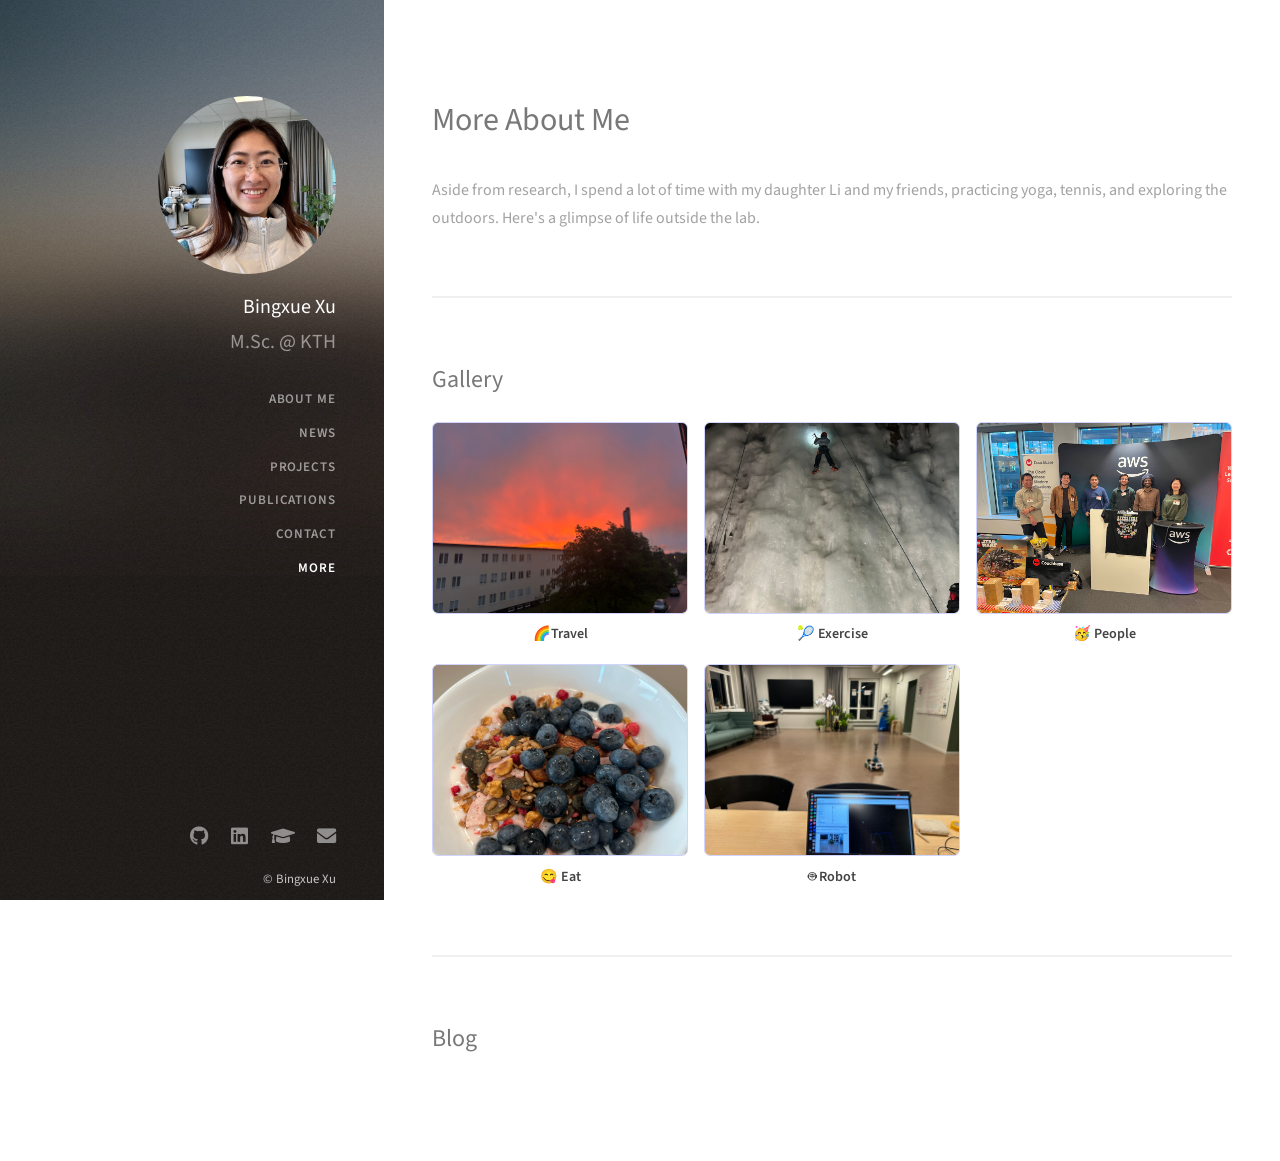
<file: more.html>
<!DOCTYPE HTML>
<!--
	Strata by HTML5 UP — html5up.net | @ajlkn
	CCA 3.0 license (html5up.net/license)
	Customized for Bingxue Xu
-->
<html>
	<head>
		<title>More — Bingxue Xu</title>
		<meta charset="utf-8" />
		<meta name="viewport" content="width=device-width, initial-scale=1, user-scalable=no" />
		<link rel="stylesheet" href="assets/css/main.css" />
		<link rel="stylesheet" href="assets/css/custom.css?v=2" />
		<link rel="stylesheet" href="assets/css/more.css" />
	</head>
	<body class="is-preload">

		<!-- Header / Sidebar -->
		<header id="header">
			<div class="inner">
				<a href="index.html" class="image avatar"><img src="images/avatar.jpg" alt="Bingxue Xu" /></a>
				<h1>
					<strong>Bingxue Xu</strong><br />
					M.Sc. @ KTH
				</h1>
				<nav id="nav">
					<ul>
						<li><a href="index.html#about">About Me</a></li>
						<li><a href="index.html#news">News</a></li>
						<li><a href="index.html#projects">Projects</a></li>
						<li><a href="index.html#publications">Publications</a></li>
						<li><a href="index.html#contact">Contact</a></li>
						<li><a href="more.html" class="active">More</a></li>
					</ul>
				</nav>
				<ul class="sidebar-icons">
					<li>
						<a href="https://github.com/bingxue-xu" target="_blank" class="icon brands fa-github" title="GitHub">
							<span class="label">GitHub</span>
						</a>
					</li>
					<li>
						<a href="https://www.linkedin.com/in/bingxue-xu/" target="_blank" class="icon brands fa-linkedin" title="LinkedIn">
							<span class="label">LinkedIn</span>
						</a>
					</li>
					<li>
						<a href="https://scholar.google.com/citations?user=WCDeIqYAAAAJ&hl=zh-CN" target="_blank" class="icon solid fa-graduation-cap" title="Google Scholar">
							<span class="label">Google Scholar</span>
						</a>
					</li>
					<li>
						<a href="mailto:autoxue@gmail.com" class="icon solid fa-envelope" title="Email">
							<span class="label">Email</span>
						</a>
					</li>
				</ul>
			</div>
		</header>

		<!-- Main -->
		<div id="main">

			<section id="more-intro">
				<header class="major">
					<h2>More About Me</h2>
				</header>
				<p>
					Aside from research, I spend a lot of time with my daughter Li and my friends, practicing yoga, tennis, and exploring the outdoors. Here's a glimpse of life outside the lab.
				</p>
			</section>

			<!-- Gallery — album grid -->
			<!--
				HOW TO ADD AN ALBUM:
				1. Create a folder: images/gallery/album-name/
				2. Put photos and videos in that folder
				3. Copy gallery/template.html → gallery/album-name.html
				4. Add a tile below pointing to that page
				5. Use the first photo as the cover image
			-->
			<section id="gallery">
				<h2>Gallery</h2>
				<div class="album-grid">

					<a href="gallery/travel.html" class="album-tile">
						<div class="album-cover">
							<img src="images/gallery/travel/IMG_0733.JPEG" alt="Travel" />
						</div>
						<p class="album-label">🌈Travel</p>
					</a>

					<a href="gallery/exercise.html" class="album-tile">
						<div class="album-cover">
							<img src="images/gallery/exercise/IMG_2606.JPEG" alt="Exercise" />
						</div>
						<p class="album-label">🎾 Exercise</p>
					</a>

					<a href="gallery/people.html" class="album-tile">
						<div class="album-cover">
							<img src="images/gallery/people/IMG_1116.JPEG" alt="People" />
						</div>
						<p class="album-label">🥳 People</p>
					</a>

					<a href="gallery/eat.html" class="album-tile">
						<div class="album-cover">
							<img src="images/gallery/eat/IMG_0745.JPEG" alt="Eat" />
						</div>
						<p class="album-label">😋 Eat</p>
					</a>

					<a href="gallery/robot.html" class="album-tile">
						<div class="album-cover">
							<img src="images/gallery/robot/IMG_0644.JPEG" alt="Robot" />
						</div>
						<p class="album-label">🤖 Robot</p>
					</a>

				</div>
			</section>

			<!-- Blog -->
			<section id="blog">
				<h2>Blog</h2>
				<ul class="blog-list">
					<!--
						<li>
							<span class="blog-date">2026-04</span>
							<div class="blog-body">
								<a href="posts/my-post.html" class="blog-title">Post Title</a>
								<p class="blog-excerpt">A short summary...</p>
							</div>
						</li>
					-->
					<!-- <li>
						<span class="blog-date">Coming soon</span>
						<div class="blog-body">
							<span class="blog-title" style="color:#aaa;">Future posts will appear here.</span>
						</div>
					</li> -->
				</ul>
			</section>

		</div>

		<!-- Footer -->
		<footer id="footer">
			<div class="inner">
				<ul class="copyright">
					<li>&copy; Bingxue Xu</li><li>Design: <a href="http://html5up.net">HTML5 UP</a></li>
				</ul>
			</div>
		</footer>

		<!-- Scripts -->
		<script src="assets/js/jquery.min.js"></script>
		<script src="assets/js/jquery.poptrox.min.js"></script>
		<script src="assets/js/browser.min.js"></script>
		<script src="assets/js/breakpoints.min.js"></script>
		<script src="assets/js/util.js"></script>
		<script src="assets/js/main.js"></script>

	</body>
</html>
</file>
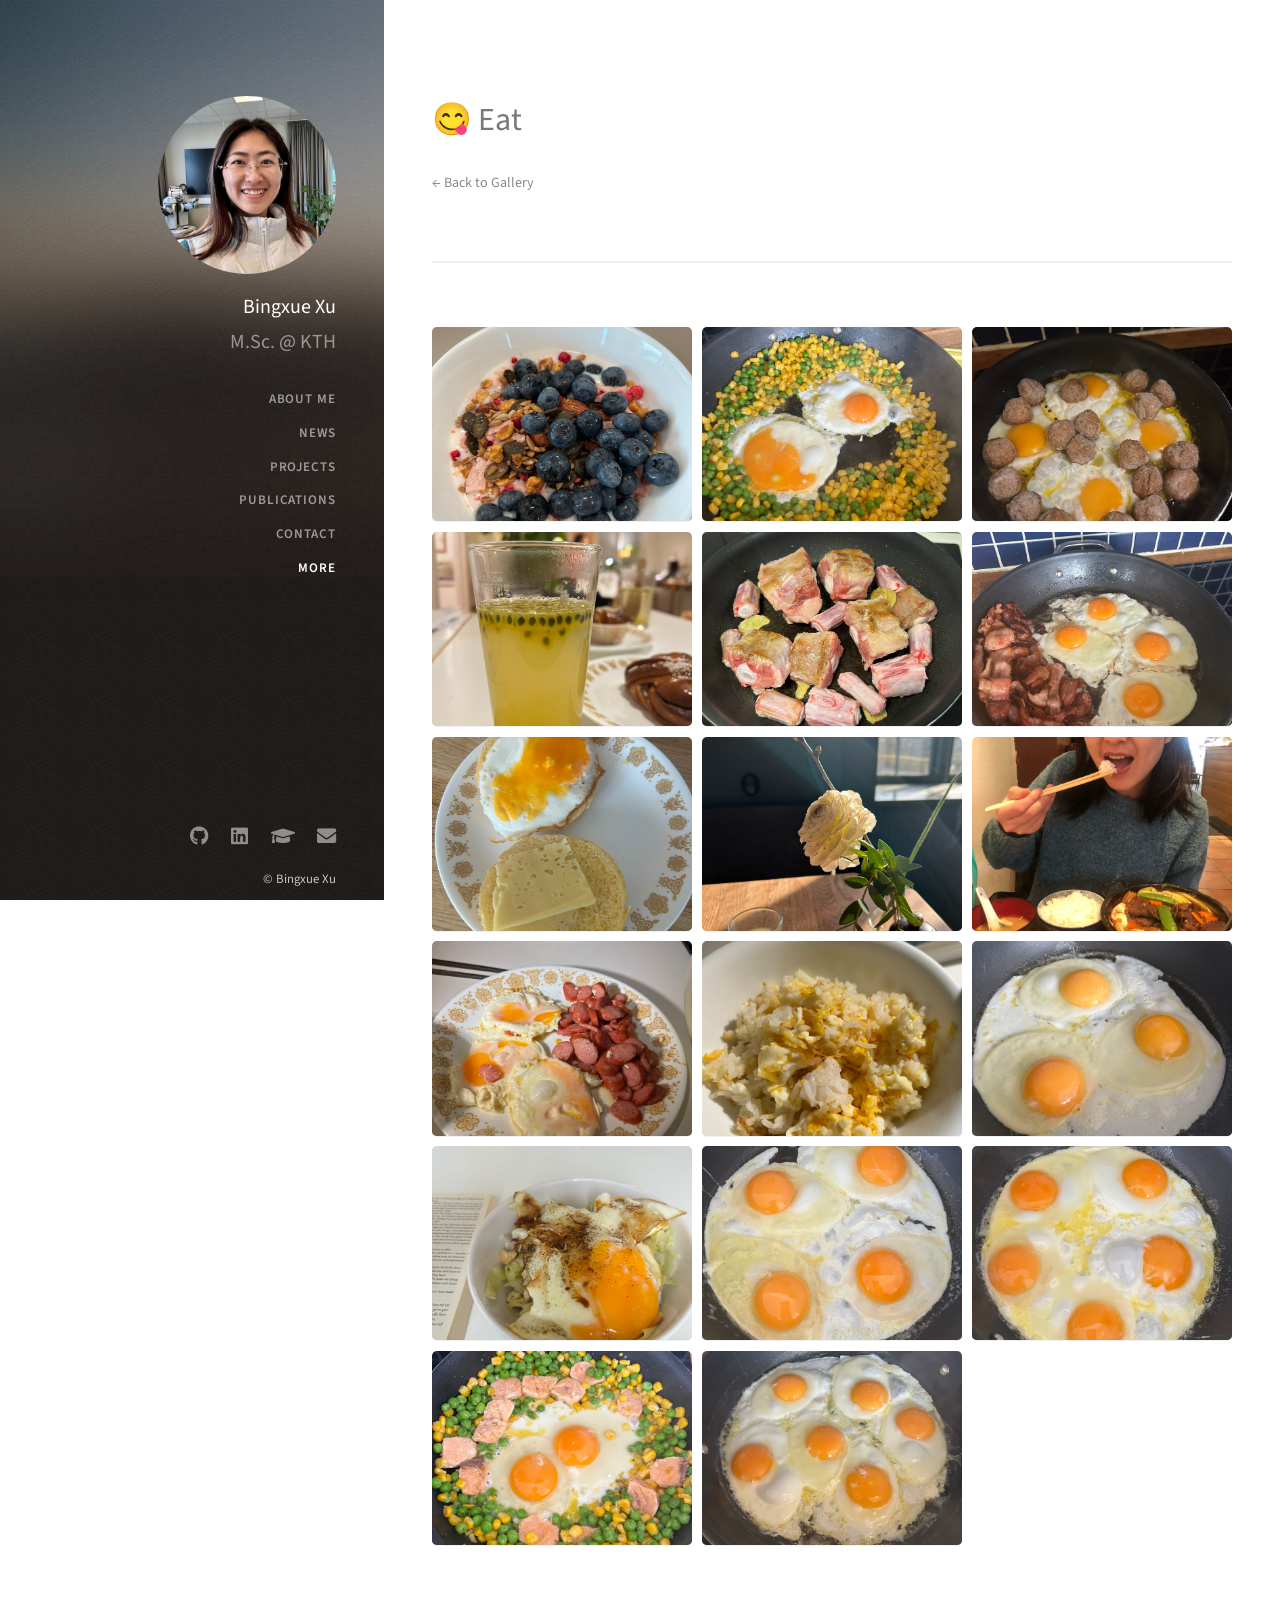
<file: gallery/eat.html>
<!DOCTYPE HTML>
<html>
	<head>
		<title>Eat — Bingxue Xu</title>
		<meta charset="utf-8" />
		<meta name="viewport" content="width=device-width, initial-scale=1, user-scalable=no" />
		<link rel="stylesheet" href="../assets/css/main.css" />
		<link rel="stylesheet" href="../assets/css/custom.css?v=2" />
		<link rel="stylesheet" href="../assets/css/more.css" />
	</head>
	<body class="is-preload">

		<header id="header">
			<div class="inner">
				<a href="../index.html" class="image avatar"><img src="../images/avatar.jpg" alt="Bingxue Xu" /></a>
				<h1><strong>Bingxue Xu</strong><br />M.Sc. @ KTH</h1>
				<nav id="nav">
					<ul>
						<li><a href="../index.html#about">About Me</a></li>
						<li><a href="../index.html#news">News</a></li>
						<li><a href="../index.html#projects">Projects</a></li>
						<li><a href="../index.html#publications">Publications</a></li>
						<li><a href="../index.html#contact">Contact</a></li>
						<li><a href="../more.html" class="active">More</a></li>
					</ul>
				</nav>
				<ul class="sidebar-icons">
					<li><a href="https://github.com/bingxue-xu" target="_blank" class="icon brands fa-github" title="GitHub"><span class="label">GitHub</span></a></li>
					<li><a href="https://www.linkedin.com/in/bingxue-xu/" target="_blank" class="icon brands fa-linkedin" title="LinkedIn"><span class="label">LinkedIn</span></a></li>
					<li><a href="https://scholar.google.com/citations?user=WCDeIqYAAAAJ&hl=zh-CN" target="_blank" class="icon solid fa-graduation-cap" title="Google Scholar"><span class="label">Google Scholar</span></a></li>
					<li><a href="mailto:autoxue@gmail.com" class="icon solid fa-envelope" title="Email"><span class="label">Email</span></a></li>
				</ul>
			</div>
		</header>

		<div id="main">
			<section id="album-header">
				<header class="major"><h2>😋 Eat</h2></header>
				<p class="album-back"><a href="../more.html">← Back to Gallery</a></p>
			</section>
			<section id="album-grid">
				<div class="photo-grid">
					<a href="../images/gallery/eat/IMG_0745.JPEG" class="album-item"><img src="../images/gallery/eat/IMG_0745.JPEG" alt="" /></a>
					<a href="../images/gallery/eat/IMG_0836.JPEG" class="album-item"><img src="../images/gallery/eat/IMG_0836.JPEG" alt="" /></a>
					<a href="../images/gallery/eat/IMG_1765.JPEG" class="album-item"><img src="../images/gallery/eat/IMG_1765.JPEG" alt="" /></a>
					<a href="../images/gallery/eat/IMG_2720.JPEG" class="album-item"><img src="../images/gallery/eat/IMG_2720.JPEG" alt="" /></a>
					<a href="../images/gallery/eat/IMG_3247.JPEG" class="album-item"><img src="../images/gallery/eat/IMG_3247.JPEG" alt="" /></a>
					<a href="../images/gallery/eat/IMG_3534.JPEG" class="album-item"><img src="../images/gallery/eat/IMG_3534.JPEG" alt="" /></a>
					<a href="../images/gallery/eat/IMG_3620.JPEG" class="album-item"><img src="../images/gallery/eat/IMG_3620.JPEG" alt="" /></a>
					<a href="../images/gallery/eat/IMG_3737.JPEG" class="album-item"><img src="../images/gallery/eat/IMG_3737.JPEG" alt="" /></a>
					<a href="../images/gallery/eat/IMG_6174.JPEG" class="album-item"><img src="../images/gallery/eat/IMG_6174.JPEG" alt="" /></a>
					<a href="../images/gallery/eat/IMG_8420.JPEG" class="album-item"><img src="../images/gallery/eat/IMG_8420.JPEG" alt="" /></a>
					<a href="../images/gallery/eat/IMG_8441.JPEG" class="album-item"><img src="../images/gallery/eat/IMG_8441.JPEG" alt="" /></a>
					<a href="../images/gallery/eat/IMG_8716.JPEG" class="album-item"><img src="../images/gallery/eat/IMG_8716.JPEG" alt="" /></a>
					<a href="../images/gallery/eat/IMG_8722.JPEG" class="album-item"><img src="../images/gallery/eat/IMG_8722.JPEG" alt="" /></a>
					<a href="../images/gallery/eat/IMG_8807.JPEG" class="album-item"><img src="../images/gallery/eat/IMG_8807.JPEG" alt="" /></a>
					<a href="../images/gallery/eat/IMG_8941.JPEG" class="album-item"><img src="../images/gallery/eat/IMG_8941.JPEG" alt="" /></a>
					<a href="../images/gallery/eat/IMG_9015.JPEG" class="album-item"><img src="../images/gallery/eat/IMG_9015.JPEG" alt="" /></a>
					<a href="../images/gallery/eat/IMG_9100.JPEG" class="album-item"><img src="../images/gallery/eat/IMG_9100.JPEG" alt="" /></a>
				</div>
			</section>
		</div>

		<footer id="footer">
			<div class="inner">
				<ul class="copyright">
					<li>&copy; Bingxue Xu</li><li>Design: <a href="http://html5up.net">HTML5 UP</a></li>
				</ul>
			</div>
		</footer>

		<script src="../assets/js/jquery.min.js"></script>
		<script src="../assets/js/jquery.poptrox.min.js"></script>
		<script src="../assets/js/browser.min.js"></script>
		<script src="../assets/js/breakpoints.min.js"></script>
		<script src="../assets/js/util.js"></script>
		<script src="../assets/js/main.js"></script>
		<script>
			$('#album-grid').poptrox({
				caption: function($a) { return $a.find('img').attr('alt'); },
				overlayColor: '#1a1a1a',
				overlayOpacity: 0.85,
				popupLoaderText: '',
				usePopupCaption: true,
				usePopupDefaultStyling: false,
				usePopupEasyClose: true,
				usePopupNav: true,
				windowMargin: 40
			});
		</script>
	</body>
</html>
</file>
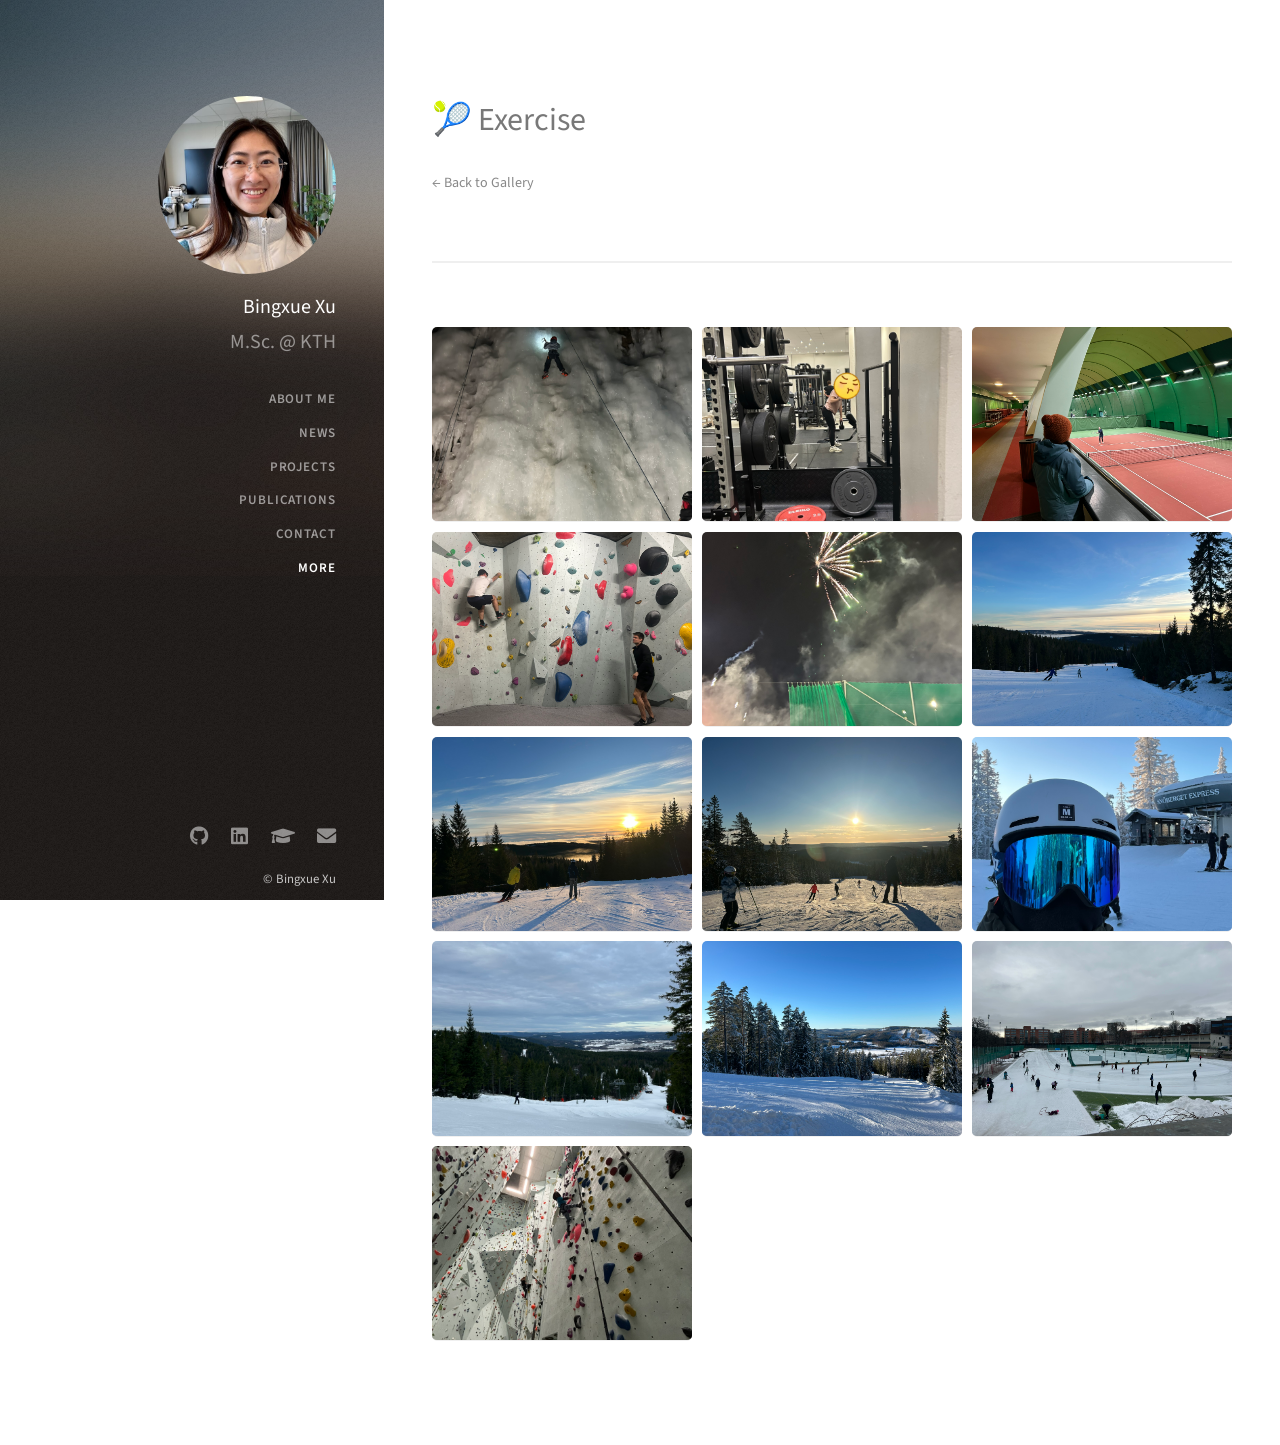
<file: gallery/exercise.html>
<!DOCTYPE HTML>
<html>
	<head>
		<title>Exercise — Bingxue Xu</title>
		<meta charset="utf-8" />
		<meta name="viewport" content="width=device-width, initial-scale=1, user-scalable=no" />
		<link rel="stylesheet" href="../assets/css/main.css" />
		<link rel="stylesheet" href="../assets/css/custom.css?v=2" />
		<link rel="stylesheet" href="../assets/css/more.css" />
	</head>
	<body class="is-preload">

		<header id="header">
			<div class="inner">
				<a href="../index.html" class="image avatar"><img src="../images/avatar.jpg" alt="Bingxue Xu" /></a>
				<h1><strong>Bingxue Xu</strong><br />M.Sc. @ KTH</h1>
				<nav id="nav">
					<ul>
						<li><a href="../index.html#about">About Me</a></li>
						<li><a href="../index.html#news">News</a></li>
						<li><a href="../index.html#projects">Projects</a></li>
						<li><a href="../index.html#publications">Publications</a></li>
						<li><a href="../index.html#contact">Contact</a></li>
						<li><a href="../more.html" class="active">More</a></li>
					</ul>
				</nav>
				<ul class="sidebar-icons">
					<li><a href="https://github.com/bingxue-xu" target="_blank" class="icon brands fa-github" title="GitHub"><span class="label">GitHub</span></a></li>
					<li><a href="https://www.linkedin.com/in/bingxue-xu/" target="_blank" class="icon brands fa-linkedin" title="LinkedIn"><span class="label">LinkedIn</span></a></li>
					<li><a href="https://scholar.google.com/citations?user=WCDeIqYAAAAJ&hl=zh-CN" target="_blank" class="icon solid fa-graduation-cap" title="Google Scholar"><span class="label">Google Scholar</span></a></li>
					<li><a href="mailto:autoxue@gmail.com" class="icon solid fa-envelope" title="Email"><span class="label">Email</span></a></li>
				</ul>
			</div>
		</header>

		<div id="main">
			<section id="album-header">
				<header class="major"><h2>🎾 Exercise</h2></header>
				<p class="album-back"><a href="../more.html">← Back to Gallery</a></p>
			</section>
			<section id="album-grid">
				<div class="photo-grid">
					<a href="../images/gallery/exercise/IMG_2606.JPEG" class="album-item"><img src="../images/gallery/exercise/IMG_2606.JPEG" alt="" /></a>
					<a href="../images/gallery/exercise/IMG_3582.JPEG" class="album-item"><img src="../images/gallery/exercise/IMG_3582.JPEG" alt="" /></a>
					<a href="../images/gallery/exercise/IMG_3710.JPEG" class="album-item"><img src="../images/gallery/exercise/IMG_3710.JPEG" alt="" /></a>
					<a href="../images/gallery/exercise/IMG_3942.JPEG" class="album-item"><img src="../images/gallery/exercise/IMG_3942.JPEG" alt="" /></a>
					<a href="../images/gallery/exercise/IMG_7798.JPEG" class="album-item"><img src="../images/gallery/exercise/IMG_7798.JPEG" alt="" /></a>
					<a href="../images/gallery/exercise/IMG_8002.JPEG" class="album-item"><img src="../images/gallery/exercise/IMG_8002.JPEG" alt="" /></a>
					<a href="../images/gallery/exercise/IMG_8007.JPEG" class="album-item"><img src="../images/gallery/exercise/IMG_8007.JPEG" alt="" /></a>
					<a href="../images/gallery/exercise/IMG_8158.JPEG" class="album-item"><img src="../images/gallery/exercise/IMG_8158.JPEG" alt="" /></a>
					<a href="../images/gallery/exercise/IMG_8203.JPEG" class="album-item"><img src="../images/gallery/exercise/IMG_8203.JPEG" alt="" /></a>
					<a href="../images/gallery/exercise/IMG_8243.JPEG" class="album-item"><img src="../images/gallery/exercise/IMG_8243.JPEG" alt="" /></a>
					<a href="../images/gallery/exercise/IMG_8383.JPEG" class="album-item"><img src="../images/gallery/exercise/IMG_8383.JPEG" alt="" /></a>
					<a href="../images/gallery/exercise/IMG_8407.JPEG" class="album-item"><img src="../images/gallery/exercise/IMG_8407.JPEG" alt="" /></a>
					<a href="../images/gallery/exercise/IMG_8872.JPEG" class="album-item"><img src="../images/gallery/exercise/IMG_8872.JPEG" alt="" /></a>
				</div>
			</section>
		</div>

		<footer id="footer">
			<div class="inner">
				<ul class="copyright">
					<li>&copy; Bingxue Xu</li><li>Design: <a href="http://html5up.net">HTML5 UP</a></li>
				</ul>
			</div>
		</footer>

		<script src="../assets/js/jquery.min.js"></script>
		<script src="../assets/js/jquery.poptrox.min.js"></script>
		<script src="../assets/js/browser.min.js"></script>
		<script src="../assets/js/breakpoints.min.js"></script>
		<script src="../assets/js/util.js"></script>
		<script src="../assets/js/main.js"></script>
		<script>
			$('#album-grid').poptrox({
				caption: function($a) { return $a.find('img').attr('alt'); },
				overlayColor: '#1a1a1a',
				overlayOpacity: 0.85,
				popupLoaderText: '',
				usePopupCaption: true,
				usePopupDefaultStyling: false,
				usePopupEasyClose: true,
				usePopupNav: true,
				windowMargin: 40
			});
		</script>
	</body>
</html>
</file>
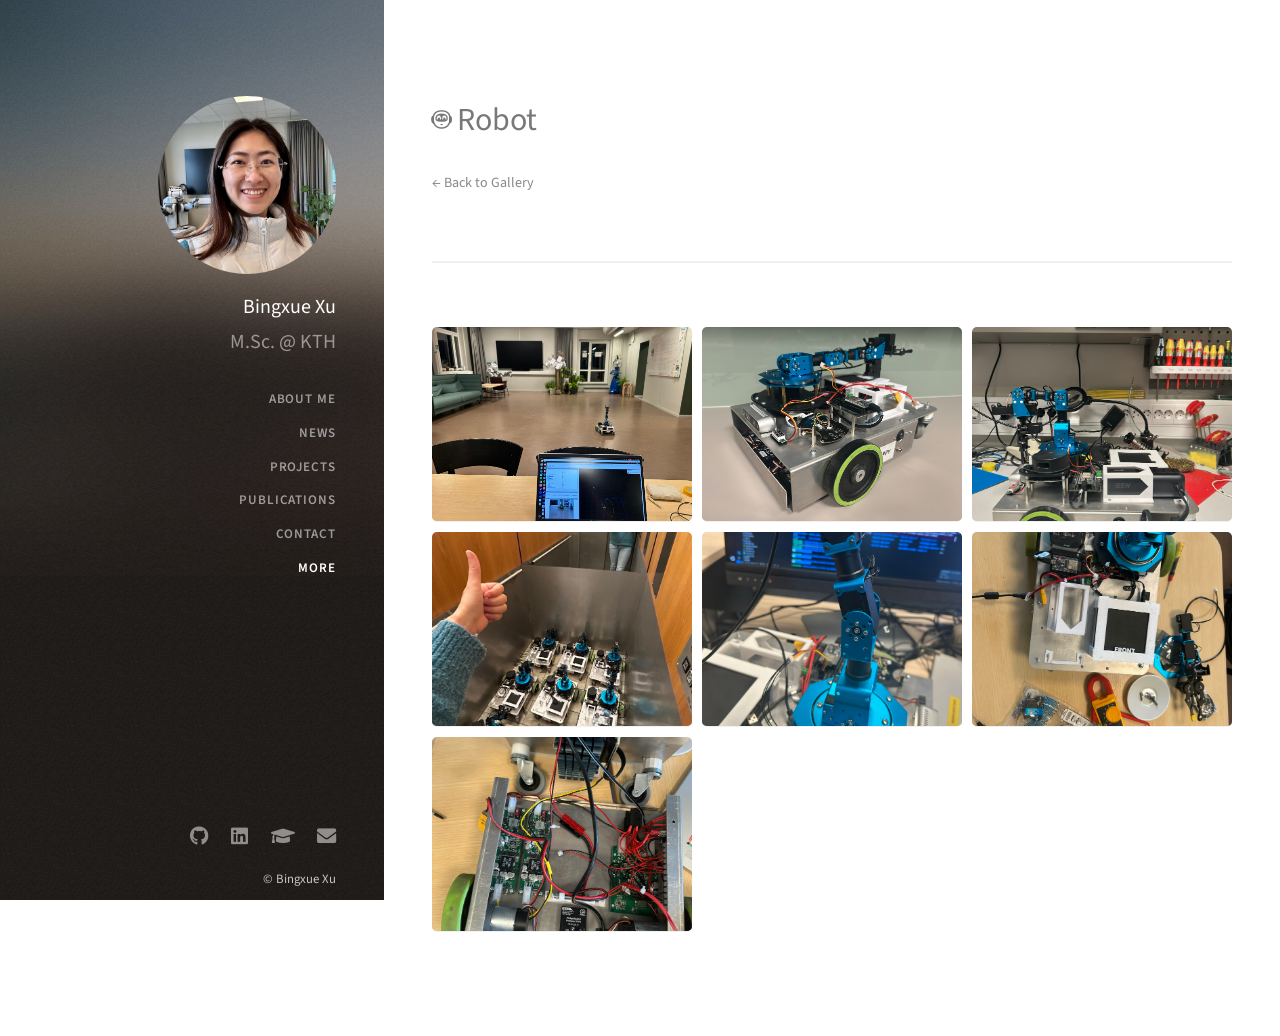
<file: gallery/robot.html>
<!DOCTYPE HTML>
<html>
	<head>
		<title>Robot — Bingxue Xu</title>
		<meta charset="utf-8" />
		<meta name="viewport" content="width=device-width, initial-scale=1, user-scalable=no" />
		<link rel="stylesheet" href="../assets/css/main.css" />
		<link rel="stylesheet" href="../assets/css/custom.css?v=2" />
		<link rel="stylesheet" href="../assets/css/more.css" />
	</head>
	<body class="is-preload">

		<header id="header">
			<div class="inner">
				<a href="../index.html" class="image avatar"><img src="../images/avatar.jpg" alt="Bingxue Xu" /></a>
				<h1><strong>Bingxue Xu</strong><br />M.Sc. @ KTH</h1>
				<nav id="nav">
					<ul>
						<li><a href="../index.html#about">About Me</a></li>
						<li><a href="../index.html#news">News</a></li>
						<li><a href="../index.html#projects">Projects</a></li>
						<li><a href="../index.html#publications">Publications</a></li>
						<li><a href="../index.html#contact">Contact</a></li>
						<li><a href="../more.html" class="active">More</a></li>
					</ul>
				</nav>
				<ul class="sidebar-icons">
					<li><a href="https://github.com/bingxue-xu" target="_blank" class="icon brands fa-github" title="GitHub"><span class="label">GitHub</span></a></li>
					<li><a href="https://www.linkedin.com/in/bingxue-xu/" target="_blank" class="icon brands fa-linkedin" title="LinkedIn"><span class="label">LinkedIn</span></a></li>
					<li><a href="https://scholar.google.com/citations?user=WCDeIqYAAAAJ&hl=zh-CN" target="_blank" class="icon solid fa-graduation-cap" title="Google Scholar"><span class="label">Google Scholar</span></a></li>
					<li><a href="mailto:autoxue@gmail.com" class="icon solid fa-envelope" title="Email"><span class="label">Email</span></a></li>
				</ul>
			</div>
		</header>

		<div id="main">
			<section id="album-header">
				<header class="major"><h2>🤖 Robot</h2></header>
				<p class="album-back"><a href="../more.html">← Back to Gallery</a></p>
			</section>
			<section id="album-grid">
				<div class="photo-grid">
					<a href="../images/gallery/robot/IMG_0644.JPEG" class="album-item"><img src="../images/gallery/robot/IMG_0644.JPEG" alt="" /></a>
					<a href="../images/gallery/robot/IMG_0749.JPEG" class="album-item"><img src="../images/gallery/robot/IMG_0749.JPEG" alt="" /></a>
					<a href="../images/gallery/robot/IMG_2007.JPEG" class="album-item"><img src="../images/gallery/robot/IMG_2007.JPEG" alt="" /></a>
					<a href="../images/gallery/robot/IMG_2018.JPEG" class="album-item"><img src="../images/gallery/robot/IMG_2018.JPEG" alt="" /></a>
					<a href="../images/gallery/robot/IMG_9750.JPEG" class="album-item"><img src="../images/gallery/robot/IMG_9750.JPEG" alt="" /></a>
					<a href="../images/gallery/robot/IMG_9751.JPEG" class="album-item"><img src="../images/gallery/robot/IMG_9751.JPEG" alt="" /></a>
					<a href="../images/gallery/robot/IMG_9756.JPEG" class="album-item"><img src="../images/gallery/robot/IMG_9756.JPEG" alt="" /></a>
				</div>
			</section>
		</div>

		<footer id="footer">
			<div class="inner">
				<ul class="copyright">
					<li>&copy; Bingxue Xu</li><li>Design: <a href="http://html5up.net">HTML5 UP</a></li>
				</ul>
			</div>
		</footer>

		<script src="../assets/js/jquery.min.js"></script>
		<script src="../assets/js/jquery.poptrox.min.js"></script>
		<script src="../assets/js/browser.min.js"></script>
		<script src="../assets/js/breakpoints.min.js"></script>
		<script src="../assets/js/util.js"></script>
		<script src="../assets/js/main.js"></script>
		<script>
			$('#album-grid').poptrox({
				caption: function($a) { return $a.find('img').attr('alt'); },
				overlayColor: '#1a1a1a',
				overlayOpacity: 0.85,
				popupLoaderText: '',
				usePopupCaption: true,
				usePopupDefaultStyling: false,
				usePopupEasyClose: true,
				usePopupNav: true,
				windowMargin: 40
			});
		</script>
	</body>
</html>
</file>
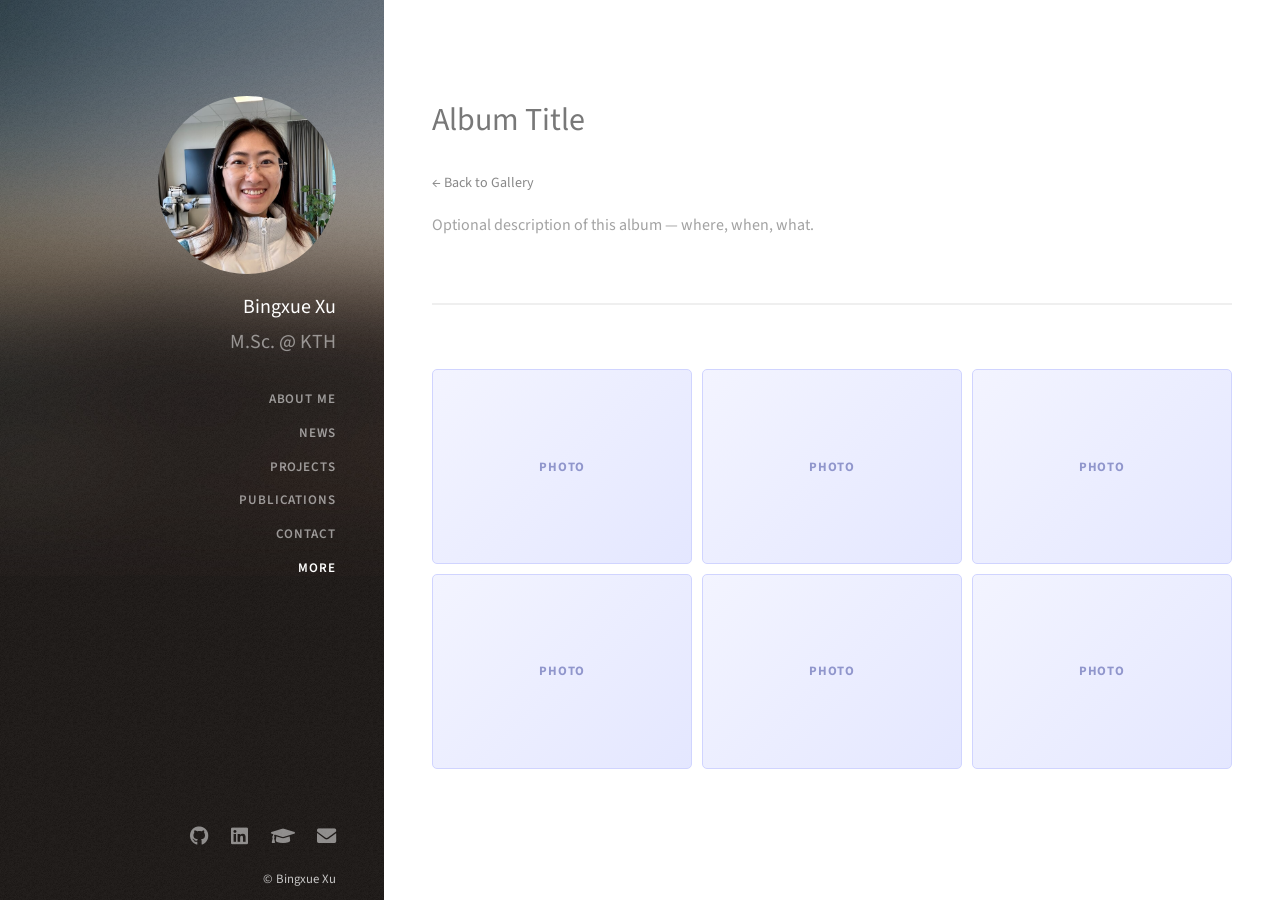
<file: gallery/template.html>
<!DOCTYPE HTML>
<!--
	Album page template — copy and rename for each album.
	e.g. copy to gallery/sweden.html, set the title and add your photos/videos.
-->
<html>
	<head>
		<title>Album Title — Bingxue Xu</title>
		<meta charset="utf-8" />
		<meta name="viewport" content="width=device-width, initial-scale=1, user-scalable=no" />
		<link rel="stylesheet" href="../assets/css/main.css" />
		<link rel="stylesheet" href="../assets/css/custom.css" />
		<link rel="stylesheet" href="../assets/css/more.css" />
	</head>
	<body class="is-preload">

		<!-- Header / Sidebar -->
		<header id="header">
			<div class="inner">
				<a href="../index.html" class="image avatar"><img src="../images/avatar.jpg" alt="Bingxue Xu" /></a>
				<h1>
					<strong>Bingxue Xu</strong><br />
					M.Sc. @ KTH
				</h1>
				<nav id="nav">
					<ul>
						<li><a href="../index.html#about">About Me</a></li>
						<li><a href="../index.html#news">News</a></li>
						<li><a href="../index.html#projects">Projects</a></li>
						<li><a href="../index.html#publications">Publications</a></li>
						<li><a href="../index.html#contact">Contact</a></li>
						<li><a href="../more.html" class="active">More</a></li>
					</ul>
				</nav>
				<ul class="sidebar-icons">
					<li>
						<a href="https://github.com/bingxue-xu" target="_blank" class="icon brands fa-github" title="GitHub">
							<span class="label">GitHub</span>
						</a>
					</li>
					<li>
						<a href="https://www.linkedin.com/in/bingxue-xu/" target="_blank" class="icon brands fa-linkedin" title="LinkedIn">
							<span class="label">LinkedIn</span>
						</a>
					</li>
					<li>
						<a href="https://scholar.google.com/citations?user=WCDeIqYAAAAJ&hl=zh-CN" target="_blank" class="icon solid fa-graduation-cap" title="Google Scholar">
							<span class="label">Google Scholar</span>
						</a>
					</li>
					<li>
						<a href="mailto:autoxue@gmail.com" class="icon solid fa-envelope" title="Email">
							<span class="label">Email</span>
						</a>
					</li>
				</ul>
			</div>
		</header>

		<!-- Main -->
		<div id="main">

			<section id="album-header">
				<header class="major">
					<h2>Album Title</h2>
				</header>
				<p class="album-back"><a href="../more.html">← Back to Gallery</a></p>
				<p>Optional description of this album — where, when, what.</p>
			</section>

			<!--
				PHOTO & VIDEO GRID
				Photos: wrap in <a> so poptrox opens them full-screen.
				Videos: embed directly with <video> or <iframe>.

				Photo example:
				<a href="../images/gallery/album-name/photo1.jpg" class="album-item">
					<img src="../images/gallery/album-name/photo1.jpg" alt="Caption shown in lightbox" />
				</a>

				Video (local) example:
				<div class="album-item album-video">
					<video controls>
						<source src="../images/gallery/album-name/clip1.mp4" type="video/mp4" />
					</video>
					<p class="more-caption">Caption</p>
				</div>

				Video (YouTube) example:
				<div class="album-item album-video">
					<div class="more-video-wrap">
						<iframe src="https://www.youtube.com/embed/VIDEO_ID" frameborder="0" allowfullscreen></iframe>
					</div>
					<p class="more-caption">Caption</p>
				</div>
			-->
			<section id="album-grid">
				<div class="photo-grid">

					<!-- placeholder — delete these when you add real photos -->
					<div class="album-item album-placeholder"><span>Photo</span></div>
					<div class="album-item album-placeholder"><span>Photo</span></div>
					<div class="album-item album-placeholder"><span>Photo</span></div>
					<div class="album-item album-placeholder"><span>Photo</span></div>
					<div class="album-item album-placeholder"><span>Photo</span></div>
					<div class="album-item album-placeholder"><span>Photo</span></div>

				</div>
			</section>

		</div>

		<!-- Footer -->
		<footer id="footer">
			<div class="inner">
				<ul class="copyright">
					<li>&copy; Bingxue Xu</li><li>Design: <a href="http://html5up.net">HTML5 UP</a></li>
				</ul>
			</div>
		</footer>

		<!-- Scripts -->
		<script src="../assets/js/jquery.min.js"></script>
		<script src="../assets/js/jquery.poptrox.min.js"></script>
		<script src="../assets/js/browser.min.js"></script>
		<script src="../assets/js/breakpoints.min.js"></script>
		<script src="../assets/js/util.js"></script>
		<script src="../assets/js/main.js"></script>
		<script>
			/* Activate poptrox lightbox for all photo links in this album */
			$('#album-grid').poptrox({
				caption: function($a) { return $a.find('img').attr('alt'); },
				overlayColor: '#1a1a1a',
				overlayOpacity: 0.85,
				popupLoaderText: '',
				usePopupCaption: true,
				usePopupDefaultStyling: false,
				usePopupEasyClose: true,
				usePopupNav: true,
				windowMargin: 40
			});
		</script>

	</body>
</html>
</file>
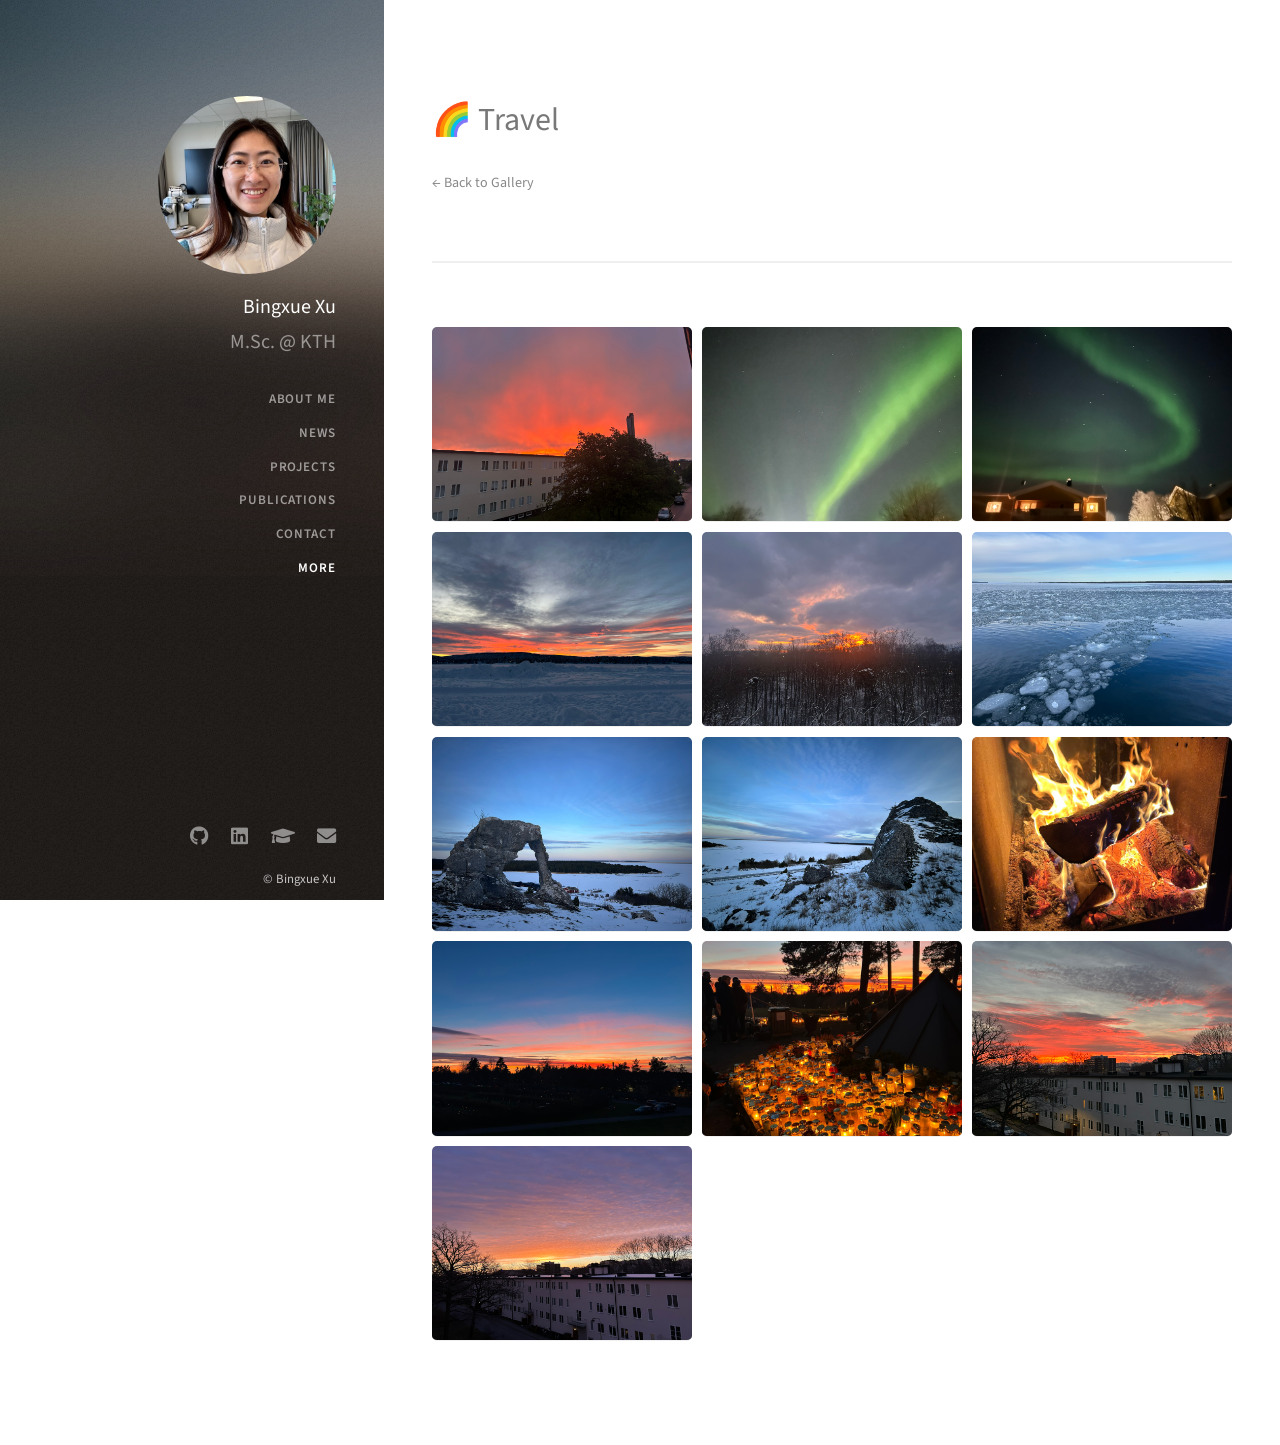
<file: gallery/travel.html>
<!DOCTYPE HTML>
<html>
	<head>
		<title>Travel — Bingxue Xu</title>
		<meta charset="utf-8" />
		<meta name="viewport" content="width=device-width, initial-scale=1, user-scalable=no" />
		<link rel="stylesheet" href="../assets/css/main.css" />
		<link rel="stylesheet" href="../assets/css/custom.css?v=2" />
		<link rel="stylesheet" href="../assets/css/more.css" />
	</head>
	<body class="is-preload">

		<header id="header">
			<div class="inner">
				<a href="../index.html" class="image avatar"><img src="../images/avatar.jpg" alt="Bingxue Xu" /></a>
				<h1><strong>Bingxue Xu</strong><br />M.Sc. @ KTH</h1>
				<nav id="nav">
					<ul>
						<li><a href="../index.html#about">About Me</a></li>
						<li><a href="../index.html#news">News</a></li>
						<li><a href="../index.html#projects">Projects</a></li>
						<li><a href="../index.html#publications">Publications</a></li>
						<li><a href="../index.html#contact">Contact</a></li>
						<li><a href="../more.html" class="active">More</a></li>
					</ul>
				</nav>
				<ul class="sidebar-icons">
					<li><a href="https://github.com/bingxue-xu" target="_blank" class="icon brands fa-github" title="GitHub"><span class="label">GitHub</span></a></li>
					<li><a href="https://www.linkedin.com/in/bingxue-xu/" target="_blank" class="icon brands fa-linkedin" title="LinkedIn"><span class="label">LinkedIn</span></a></li>
					<li><a href="https://scholar.google.com/citations?user=WCDeIqYAAAAJ&hl=zh-CN" target="_blank" class="icon solid fa-graduation-cap" title="Google Scholar"><span class="label">Google Scholar</span></a></li>
					<li><a href="mailto:autoxue@gmail.com" class="icon solid fa-envelope" title="Email"><span class="label">Email</span></a></li>
				</ul>
			</div>
		</header>

		<div id="main">
			<section id="album-header">
				<header class="major"><h2>🌈 Travel</h2></header>
				<p class="album-back"><a href="../more.html">← Back to Gallery</a></p>
			</section>
			<section id="album-grid">
				<div class="photo-grid">
					<a href="../images/gallery/travel/IMG_0733.JPEG" class="album-item"><img src="../images/gallery/travel/IMG_0733.JPEG" alt="" /></a>
					<a href="../images/gallery/travel/IMG_2121.JPEG" class="album-item"><img src="../images/gallery/travel/IMG_2121.JPEG" alt="" /></a>
					<a href="../images/gallery/travel/IMG_2124.JPEG" class="album-item"><img src="../images/gallery/travel/IMG_2124.JPEG" alt="" /></a>
					<a href="../images/gallery/travel/IMG_2249.JPEG" class="album-item"><img src="../images/gallery/travel/IMG_2249.JPEG" alt="" /></a>
					<a href="../images/gallery/travel/IMG_2947.JPEG" class="album-item"><img src="../images/gallery/travel/IMG_2947.JPEG" alt="" /></a>
					<a href="../images/gallery/travel/IMG_3424.JPEG" class="album-item"><img src="../images/gallery/travel/IMG_3424.JPEG" alt="" /></a>
					<a href="../images/gallery/travel/IMG_3453.JPEG" class="album-item"><img src="../images/gallery/travel/IMG_3453.JPEG" alt="" /></a>
					<a href="../images/gallery/travel/IMG_3463.JPEG" class="album-item"><img src="../images/gallery/travel/IMG_3463.JPEG" alt="" /></a>
					<a href="../images/gallery/travel/IMG_3558.JPEG" class="album-item"><img src="../images/gallery/travel/IMG_3558.JPEG" alt="" /></a>
					<a href="../images/gallery/travel/IMG_7488.JPEG" class="album-item"><img src="../images/gallery/travel/IMG_7488.JPEG" alt="" /></a>
					<a href="../images/gallery/travel/IMG_7496.JPEG" class="album-item"><img src="../images/gallery/travel/IMG_7496.JPEG" alt="" /></a>
					<a href="../images/gallery/travel/IMG_7731.JPEG" class="album-item"><img src="../images/gallery/travel/IMG_7731.JPEG" alt="" /></a>
					<a href="../images/gallery/travel/IMG_7760.JPEG" class="album-item"><img src="../images/gallery/travel/IMG_7760.JPEG" alt="" /></a>
				</div>
			</section>
		</div>

		<footer id="footer">
			<div class="inner">
				<ul class="copyright">
					<li>&copy; Bingxue Xu</li><li>Design: <a href="http://html5up.net">HTML5 UP</a></li>
				</ul>
			</div>
		</footer>

		<script src="../assets/js/jquery.min.js"></script>
		<script src="../assets/js/jquery.poptrox.min.js"></script>
		<script src="../assets/js/browser.min.js"></script>
		<script src="../assets/js/breakpoints.min.js"></script>
		<script src="../assets/js/util.js"></script>
		<script src="../assets/js/main.js"></script>
		<script>
			$('#album-grid').poptrox({
				caption: function($a) { return $a.find('img').attr('alt'); },
				overlayColor: '#1a1a1a',
				overlayOpacity: 0.85,
				popupLoaderText: '',
				usePopupCaption: true,
				usePopupDefaultStyling: false,
				usePopupEasyClose: true,
				usePopupNav: true,
				windowMargin: 40
			});
		</script>
	</body>
</html>
</file>
<file: assets/css/custom.css>
/* Custom styles for Bingxue Xu — Strata base + al-folio-style pub cards */

:root {
	--accent:      #4a72b5;
	--accent-hover:#3d6fa8;
	--accent-bg:   rgba(72, 118, 247, 0.08);
	--text-muted:  #666;
	--border:      #e0e0e0;
	--section-rule:#ccc;      /* grey, not blue */
}

/* ── Global accent colour ── */
a { color: var(--accent); border-bottom-color: transparent; }
a:hover { color: var(--accent-hover); }

/* Default buttons (Contact Me, CV) → grey, neutral */
.button {
	border-color: #aaa;
	color: #555;
	background: transparent;
}
.button:hover {
	border-color: #777;
	color: #333;
	background: #f5f5f5;
}
.button.primary {
	background: #555;
	border-color: #555;
	color: #fff;
}
.button.primary:hover {
	background: #333;
	border-color: #333;
}

/* ── Make .inner a flex column so icons pin to the bottom ── */
#header .inner {
	display: flex;
	flex-direction: column;
	height: 100%;
}
.sidebar-icons {
	margin-top: auto !important;   /* push to absolute bottom */
}

/* ── Force h1 line-break visible at all screen sizes ── */
#header h1 br { display: inline !important; }

/* ── Sidebar nav ── */
#header nav { margin-top: 1.2em; }
#header nav ul { list-style: none; padding: 0; margin: 0; }
#header nav ul li { margin: 0.3em 0; }
#header nav ul li a {
	font-size: 0.82em;
	font-weight: 600;
	letter-spacing: 0.07em;
	text-transform: uppercase;
	color: rgba(255,255,255,0.55);
	text-decoration: none;
	border: none;
	transition: color 0.2s;
}
#header nav ul li a:hover { color: #fff; }

/* ── Sidebar social icons (bottom of sidebar, right-aligned) ── */
.sidebar-icons {
	list-style: none;
	padding: 0;
	margin: 1.8em 0 0 0;
	display: flex;
	gap: 0.9em;
	align-items: center;
	justify-content: flex-end;   /* right-align to match the name */
}
.sidebar-icons li a {
	font-size: 1.2em;
	color: rgba(255,255,255,0.5);
	border: none;
	text-decoration: none;
	transition: color 0.2s;
}
.sidebar-icons li a:hover { color: #fff; }
/* Academicons Google Scholar sizing */
.sidebar-icons .ai { font-size: 1.25em; vertical-align: middle; }

/* ── Section headings — grey rule, not blue ── */
#main section { margin-bottom: 3.5em; }


/* ── News section (kin-zhang style) ── */
.news-list {
	list-style: none;
	padding: 0;
	margin: 0;
}
.news-list li {
	display: flex;
	gap: 1.2em;
	padding: 0.55em 0;
	font-size: 0.92em;
	line-height: 1.5;
}
.news-date {
	flex: 0 0 7em;
	font-weight: 600;
	color: #888;
	white-space: nowrap;
	font-size: 0.9em;
}
.news-text { flex: 1; color: #444; }
.news-text strong { color: var(--accent); font-weight: 700; }
.news-text strong.spotlight { color: #a855f7; }

/* ═══════════════════════════════════════════
   Publication cards  (al-folio style)
═══════════════════════════════════════════ */
.pub-card {
	display: flex;
	gap: 1.4em;
	margin-bottom: 2.2em;
}

/* Thumbnail */
.pub-thumb {
	flex: 0 0 200px;
	width: 200px;
	height: 150px;
	position: relative;
	border-radius: 4px;
	overflow: hidden;
	border: 1px solid var(--border);
}
.pub-thumb img,
.pub-thumb video {
	position: absolute;
	top: 0;
	left: 0;
	width: 100%;
	height: 100%;
	object-fit: cover;
	display: block;
	border-radius: 0;
	border: none;
}

/* Title overlay on pub-thumb */
.pub-thumb-label {
	position: absolute;
	top: 0;
	left: 0;
	right: 0;
	z-index: 2;
	background: rgba(80, 92, 255, 0.88);
	color: #fff;
	font-size: 0.62em;
	font-weight: 700;
	letter-spacing: 0.1em;
	text-transform: uppercase;
	text-align: center;
	padding: 0.3em 0.5em;
	line-height: 1.4;
}

/* Placeholder tile */
.pub-thumb-placeholder {
	background: linear-gradient(135deg, #f3f4ff 0%, #e4e7ff 100%);
	display: flex;
	align-items: center;
	justify-content: center;
}

/* Thesis label block (left side) — dark, like Lukas */
.thesis-label {
	background: #3a3a3a;
	display: flex;
	align-items: center;
	justify-content: center;
}
.thesis-label span {
	font-size: 0.8em;
	font-weight: 700;
	color: #fff;
	letter-spacing: 0.08em;
	text-transform: uppercase;
}

/* Info column */
.pub-info { flex: 1; min-width: 0; }

.pub-venue-badge {
	display: inline-block;
	font-size: 0.7em;
	font-weight: 700;
	letter-spacing: 0.08em;
	text-transform: uppercase;
	color: #555;
	border: 1.5px solid #bbb;    /* grey badge, not blue */
	border-radius: 3px;
	padding: 0.12em 0.5em;
	margin-bottom: 0.5em;
}

.pub-title {
	font-size: 1em;
	font-weight: 700;
	color: #222;
	margin: 0.3em 0 0.25em;
	line-height: 1.4;
}

.pub-authors {
	font-size: 0.88em;
	color: var(--text-muted);
	margin: 0 0 0.25em;
}

.pub-venue {
	font-size: 0.84em;
	color: #777;
	margin: 0 0 0.5em;
	font-style: italic;
}

.pub-desc {
	font-size: 0.86em;
	color: #555;
	line-height: 1.6;
	margin: 0 0 0.8em;
}

/* Action buttons */
.pub-links {
	display: flex;
	flex-wrap: wrap;
	gap: 0.4em;
	align-items: center;
}
.pub-btn {
	font-size: 0.72em !important;
	padding: 0.28em 0.75em !important;
	height: auto !important;
	line-height: 1.6 !important;
	cursor: pointer;
}

/* BibTeX block */
.bibtex-block {
	display: none;
	margin-top: 0.8em;
	background: #f7f8ff;
	border: 1px solid #dde0f5;
	border-radius: 4px;
	padding: 0.8em 1em;
	font-size: 0.78em;
	line-height: 1.7;
	color: #333;
	white-space: pre;
	overflow-x: auto;
	font-family: 'Courier New', monospace;
}

/* ── Contact — inline row ── */
.contact-inline {
	list-style: none;
	padding: 0;
	margin: 0.8em 0 0;
	display: flex;
	flex-wrap: wrap;
	gap: 2em;
}
.contact-inline li {
	display: flex;
	align-items: center;
	gap: 0.5em;
	font-size: 0.95em;
	color: #444;
}
.contact-inline li .icon,
.contact-inline li i {
	color: #888;
	font-size: 1.1em;
}
.contact-inline a {
	color: #666;
	border: none;
	text-decoration: none;
}
.contact-inline a:hover {
	color: #333;
}

/* ── Footer / attribution ── */
#footer .copyright {
	color: rgba(255, 255, 255, 0.75) !important;  /* legible at all sizes */
}
#footer .copyright li a {
	color: rgba(255, 255, 255, 0.75) !important;
}
#footer .copyright li a:hover {
	color: #fff !important;
}

/* ── Avatar — 61.8% sidebar width, perfect circle ── */
#header .image.avatar {
	width: 61.8% !important;
	aspect-ratio: 1 / 1 !important;
	overflow: hidden !important;
	border-radius: 50% !important;
	margin: 0 0 1em auto !important;
	display: block !important;
}
#header .image.avatar img {
	width: 100% !important;
	height: 100% !important;
	object-fit: cover !important;
	object-position: 60% 35% !important;
	border-radius: 0 !important;
}

/* ── Pub-btn — kin-zhang style: 1px grey border, rect, no blue ── */
.pub-btn {
	border: 1px solid #999 !important;
	background: transparent !important;
	color: #555 !important;
	font-size: 0.78em !important;
	font-weight: 500 !important;
	padding: 0.1em 0.5em !important;
	min-width: 0 !important;        /* override Strata's 10em min-width */
	width: auto !important;
	height: auto !important;
	line-height: 1.6 !important;
	border-radius: 3px !important;
	cursor: pointer;
	text-decoration: none;
	display: inline-block;
	white-space: nowrap;
}
.pub-btn:hover {
	border-color: var(--accent) !important;
	color: var(--accent) !important;
	background: transparent !important;
}

/* ── Author name highlight — heavy bold + fuchsia ── */
.pub-authors strong {
	font-weight: 900;
	font-size: 1.05em;
	color: #9333ea;
}

/* ── Projects expand/collapse ── */
#projects-extra {
	display: none;
}
.projects-toggle-wrap {
	display: flex;
	gap: 1.4em;                /* same gap as pub-card */
	margin-top: 0.2em;
	margin-bottom: 0.5em;
}
.projects-toggle-spacer {
	flex: 0 0 200px;           /* same width as pub-thumb */
	max-width: 200px;
}
.projects-toggle-btn {
	color: #999;
	font-size: 0.78em;
	font-weight: 500;
	cursor: pointer;
	display: inline-block;
	user-select: none;
}
.projects-toggle-btn:hover {
	color: var(--accent);
}

/* Clickable project thumbnails */
a.pub-thumb {
	transition: box-shadow 0.2s, border-color 0.2s;
}
a.pub-thumb:hover {
	box-shadow: 0 2px 8px rgba(80, 92, 255, 0.25);
	border-color: var(--accent) !important;
}
.pub-title a {
	color: inherit;
	text-decoration: none;
	border: none;
}
.pub-title a:hover {
	color: var(--accent);
}



/* ── Responsive ── */
@media screen and (max-width: 600px) {
	.pub-card { flex-direction: column; }
	.pub-thumb { flex: none; max-width: 100%; }
	.contact-inline { flex-direction: column; gap: 0.8em; }
}
</file>
<file: assets/css/more.css>
/* Styles for more.html and gallery album pages */

/* Active nav link */
#nav ul li a.active {
	color: #fff !important;
}

/* ── Album grid (more.html) — one cover tile per album ── */
.album-grid {
	display: grid;
	grid-template-columns: repeat(3, 1fr);
	gap: 1em;
	margin-bottom: 2em;
}

.album-tile {
	text-decoration: none;
	border: none;
	display: block;
	cursor: pointer;
}
.album-tile:hover .album-cover img { opacity: 0.82; }
.album-tile:hover .album-label { color: var(--accent); }

.album-cover {
	border-radius: 6px;
	overflow: hidden;
	aspect-ratio: 4 / 3;
	background: linear-gradient(135deg, #f3f4ff 0%, #e4e7ff 100%);
	border: 1px solid #d0d4ff;
	display: flex;
	align-items: center;
	justify-content: center;
}
.album-cover img {
	width: 100%;
	height: 100%;
	object-fit: cover;
	display: block;
	transition: opacity 0.2s;
}

.album-placeholder .album-cover span {
	font-size: 0.8em;
	font-weight: 700;
	color: #9096cc;
	text-transform: uppercase;
	letter-spacing: 0.06em;
}

.album-label {
	font-size: 0.88em;
	font-weight: 600;
	color: #444;
	text-align: center;
	margin: 0.45em 0 0;
	transition: color 0.2s;
}

/* ── Photo grid (album pages) — lightbox-enabled ── */
.photo-grid {
	display: grid;
	grid-template-columns: repeat(3, 1fr);
	gap: 0.6em;
}

.album-item {
	border-radius: 5px;
	overflow: hidden;
	aspect-ratio: 4 / 3;
	display: block;
	background: #f0f0f0;
}
.album-item img {
	width: 100%;
	height: 100%;
	object-fit: cover;
	display: block;
	transition: opacity 0.2s;
}
.album-item:hover img { opacity: 0.82; }

/* Video item — taller, no fixed aspect ratio */
.album-video {
	aspect-ratio: unset;
}
.album-video video {
	width: 100%;
	border-radius: 5px;
	display: block;
}

/* YouTube embed wrapper */
.more-video-wrap {
	position: relative;
	padding-bottom: 56.25%;
	height: 0;
	overflow: hidden;
	border-radius: 5px;
}
.more-video-wrap iframe {
	position: absolute;
	top: 0; left: 0;
	width: 100%; height: 100%;
	border: 0;
}

/* Placeholder tile inside album */
.album-item.album-placeholder {
	background: linear-gradient(135deg, #f3f4ff 0%, #e4e7ff 100%);
	border: 1px solid #d0d4ff;
	display: flex;
	align-items: center;
	justify-content: center;
}
.album-item.album-placeholder span {
	font-size: 0.8em;
	font-weight: 700;
	color: #9096cc;
	text-transform: uppercase;
	letter-spacing: 0.06em;
}

/* Caption */
.more-caption {
	font-size: 0.82em;
	color: #888;
	margin: 0.3em 0 0;
	text-align: center;
}

/* Back link */
.album-back {
	margin: -0.5em 0 1em;
	font-size: 0.88em;
}
.album-back a {
	color: #888;
	border: none;
	text-decoration: none;
}
.album-back a:hover { color: var(--accent); }

/* ── Blog list ── */
.blog-list {
	list-style: none;
	padding: 0;
	margin: 0;
}
.blog-list li {
	display: flex;
	gap: 1.4em;
	padding: 0.75em 0;
	border-bottom: 1px solid #f0f0f0;
}
.blog-list li:last-child { border-bottom: none; }

.blog-date {
	flex: 0 0 6em;
	font-size: 0.85em;
	font-weight: 600;
	color: #999;
	white-space: nowrap;
	padding-top: 0.1em;
}
.blog-body { flex: 1; }
.blog-title {
	font-size: 0.95em;
	font-weight: 700;
	color: #222;
	text-decoration: none;
	border: none;
	display: block;
	margin-bottom: 0.2em;
}
.blog-title:hover { color: var(--accent); }
.blog-excerpt {
	font-size: 0.85em;
	color: #777;
	margin: 0;
	line-height: 1.5;
}

/* ── Responsive ── */
@media screen and (max-width: 600px) {
	.album-grid { grid-template-columns: repeat(2, 1fr); }
	.photo-grid  { grid-template-columns: repeat(2, 1fr); }
}
</file>
<file: assets/css/main.css>
@import url("fontawesome-all.min.css");
@import url("https://fonts.googleapis.com/css?family=Source+Sans+Pro:400,400italic");

/*
	Strata by HTML5 UP
	html5up.net | @ajlkn
	Free for personal and commercial use under the CCA 3.0 license (html5up.net/license)
*/

html, body, div, span, applet, object,
iframe, h1, h2, h3, h4, h5, h6, p, blockquote,
pre, a, abbr, acronym, address, big, cite,
code, del, dfn, em, img, ins, kbd, q, s, samp,
small, strike, strong, sub, sup, tt, var, b,
u, i, center, dl, dt, dd, ol, ul, li, fieldset,
form, label, legend, table, caption, tbody,
tfoot, thead, tr, th, td, article, aside,
canvas, details, embed, figure, figcaption,
footer, header, hgroup, menu, nav, output, ruby,
section, summary, time, mark, audio, video {
	margin: 0;
	padding: 0;
	border: 0;
	font-size: 100%;
	font: inherit;
	vertical-align: baseline;}

article, aside, details, figcaption, figure,
footer, header, hgroup, menu, nav, section {
	display: block;}

body {
	line-height: 1;
}

ol, ul {
	list-style: none;
}

blockquote, q {
	quotes: none;
}

	blockquote:before, blockquote:after, q:before, q:after {
		content: '';
		content: none;
	}

table {
	border-collapse: collapse;
	border-spacing: 0;
}

body {
	-webkit-text-size-adjust: none;
}

mark {
	background-color: transparent;
	color: inherit;
}

input::-moz-focus-inner {
	border: 0;
	padding: 0;
}

input, select, textarea {
	-moz-appearance: none;
	-webkit-appearance: none;
	-ms-appearance: none;
	appearance: none;
}

/* Basic */

	html {
		box-sizing: border-box;
	}

	*, *:before, *:after {
		box-sizing: inherit;
	}

	body {
		background: #fff;
	}

		body.is-preload *, body.is-preload *:before, body.is-preload *:after {
			-moz-animation: none !important;
			-webkit-animation: none !important;
			-ms-animation: none !important;
			animation: none !important;
			-moz-transition: none !important;
			-webkit-transition: none !important;
			-ms-transition: none !important;
			transition: none !important;
		}

	body, input, select, textarea {
		color: #a2a2a2;
		font-family: "Source Sans Pro", Helvetica, sans-serif;
		font-size: 16pt;
		font-weight: 400;
		line-height: 1.75em;
	}

	a {
		-moz-transition: color 0.2s ease-in-out, border-color 0.2s ease-in-out;
		-webkit-transition: color 0.2s ease-in-out, border-color 0.2s ease-in-out;
		-ms-transition: color 0.2s ease-in-out, border-color 0.2s ease-in-out;
		transition: color 0.2s ease-in-out, border-color 0.2s ease-in-out;
		border-bottom: dotted 1px;
		color: #49bf9d;
		text-decoration: none;
	}

		a:hover {
			border-bottom-color: transparent;
			color: #49bf9d !important;
			text-decoration: none;
		}

	strong, b {
		color: #787878;
		font-weight: 400;
	}

	em, i {
		font-style: italic;
	}

	p {
		margin: 0 0 2em 0;
	}

	h1, h2, h3, h4, h5, h6 {
		color: #787878;
		font-weight: 400;
		line-height: 1em;
		margin: 0 0 1em 0;
	}

		h1 a, h2 a, h3 a, h4 a, h5 a, h6 a {
			color: inherit;
			text-decoration: none;
		}

	h1 {
		font-size: 2em;
		line-height: 1.5em;
	}

	h2 {
		font-size: 1.5em;
		line-height: 1.5em;
	}

	h3 {
		font-size: 1.25em;
		line-height: 1.5em;
	}

	h4 {
		font-size: 1.1em;
		line-height: 1.5em;
	}

	h5 {
		font-size: 0.9em;
		line-height: 1.5em;
	}

	h6 {
		font-size: 0.7em;
		line-height: 1.5em;
	}

	sub {
		font-size: 0.8em;
		position: relative;
		top: 0.5em;
	}

	sup {
		font-size: 0.8em;
		position: relative;
		top: -0.5em;
	}

	hr {
		border: 0;
		border-bottom: solid 2px #efefef;
		margin: 2em 0;
	}

		hr.major {
			margin: 3em 0;
		}

	blockquote {
		border-left: solid 6px #efefef;
		font-style: italic;
		margin: 0 0 2em 0;
		padding: 0.5em 0 0.5em 1.5em;
	}

	code {
		background: #f7f7f7;
		border-radius: 0.35em;
		border: solid 2px #efefef;
		font-family: "Courier New", monospace;
		font-size: 0.9em;
		margin: 0 0.25em;
		padding: 0.25em 0.65em;
	}

	pre {
		-webkit-overflow-scrolling: touch;
		font-family: "Courier New", monospace;
		font-size: 0.9em;
		margin: 0 0 2em 0;
	}

		pre code {
			display: block;
			line-height: 1.75em;
			padding: 1em 1.5em;
			overflow-x: auto;
		}

	.align-left {
		text-align: left;
	}

	.align-center {
		text-align: center;
	}

	.align-right {
		text-align: right;
	}

/* Container */

	.container {
		margin: 0 auto;
		max-width: calc(100% - 4em);
		width: 100%;
	}

		.container.xsmall {
			width: 25%;
		}

		.container.small {
			width: 50%;
		}

		.container.medium {
			width: 75%;
		}

		.container.large {
			width: 125%;
		}

		.container.xlarge {
			width: 150%;
		}

		.container.max {
			width: 100%;
		}

		@media screen and (max-width: 980px) {

			.container {
				width: 100% !important;
				max-width: 100% !important;
			}

		}

		@media screen and (max-width: 480px) {

			.container {
				max-width: calc(100% - 3em);
			}

		}

/* Row */

	.row {
		display: flex;
		flex-wrap: wrap;
		box-sizing: border-box;
		align-items: stretch;
	}

		.row > * {
			box-sizing: border-box;
		}

		.row.gtr-uniform > * > :last-child {
			margin-bottom: 0;
		}

		.row.aln-left {
			justify-content: flex-start;
		}

		.row.aln-center {
			justify-content: center;
		}

		.row.aln-right {
			justify-content: flex-end;
		}

		.row.aln-top {
			align-items: flex-start;
		}

		.row.aln-middle {
			align-items: center;
		}

		.row.aln-bottom {
			align-items: flex-end;
		}

		.row > .imp {
			order: -1;
		}

		.row > .col-1 {
			width: 8.33333%;
		}

		.row > .off-1 {
			margin-left: 8.33333%;
		}

		.row > .col-2 {
			width: 16.66667%;
		}

		.row > .off-2 {
			margin-left: 16.66667%;
		}

		.row > .col-3 {
			width: 25%;
		}

		.row > .off-3 {
			margin-left: 25%;
		}

		.row > .col-4 {
			width: 33.33333%;
		}

		.row > .off-4 {
			margin-left: 33.33333%;
		}

		.row > .col-5 {
			width: 41.66667%;
		}

		.row > .off-5 {
			margin-left: 41.66667%;
		}

		.row > .col-6 {
			width: 50%;
		}

		.row > .off-6 {
			margin-left: 50%;
		}

		.row > .col-7 {
			width: 58.33333%;
		}

		.row > .off-7 {
			margin-left: 58.33333%;
		}

		.row > .col-8 {
			width: 66.66667%;
		}

		.row > .off-8 {
			margin-left: 66.66667%;
		}

		.row > .col-9 {
			width: 75%;
		}

		.row > .off-9 {
			margin-left: 75%;
		}

		.row > .col-10 {
			width: 83.33333%;
		}

		.row > .off-10 {
			margin-left: 83.33333%;
		}

		.row > .col-11 {
			width: 91.66667%;
		}

		.row > .off-11 {
			margin-left: 91.66667%;
		}

		.row > .col-12 {
			width: 100%;
		}

		.row > .off-12 {
			margin-left: 100%;
		}

		.row.gtr-0 {
			margin-top: 0;
			margin-left: 0em;
		}

			.row.gtr-0 > * {
				padding: 0 0 0 0em;
			}

			.row.gtr-0.gtr-uniform {
				margin-top: 0em;
			}

				.row.gtr-0.gtr-uniform > * {
					padding-top: 0em;
				}

		.row.gtr-25 {
			margin-top: 0;
			margin-left: -0.625em;
		}

			.row.gtr-25 > * {
				padding: 0 0 0 0.625em;
			}

			.row.gtr-25.gtr-uniform {
				margin-top: -0.625em;
			}

				.row.gtr-25.gtr-uniform > * {
					padding-top: 0.625em;
				}

		.row.gtr-50 {
			margin-top: 0;
			margin-left: -1.25em;
		}

			.row.gtr-50 > * {
				padding: 0 0 0 1.25em;
			}

			.row.gtr-50.gtr-uniform {
				margin-top: -1.25em;
			}

				.row.gtr-50.gtr-uniform > * {
					padding-top: 1.25em;
				}

		.row {
			margin-top: 0;
			margin-left: -2.5em;
		}

			.row > * {
				padding: 0 0 0 2.5em;
			}

			.row.gtr-uniform {
				margin-top: -2.5em;
			}

				.row.gtr-uniform > * {
					padding-top: 2.5em;
				}

		.row.gtr-150 {
			margin-top: 0;
			margin-left: -3.75em;
		}

			.row.gtr-150 > * {
				padding: 0 0 0 3.75em;
			}

			.row.gtr-150.gtr-uniform {
				margin-top: -3.75em;
			}

				.row.gtr-150.gtr-uniform > * {
					padding-top: 3.75em;
				}

		.row.gtr-200 {
			margin-top: 0;
			margin-left: -5em;
		}

			.row.gtr-200 > * {
				padding: 0 0 0 5em;
			}

			.row.gtr-200.gtr-uniform {
				margin-top: -5em;
			}

				.row.gtr-200.gtr-uniform > * {
					padding-top: 5em;
				}

		@media screen and (max-width: 1800px) {

			.row {
				display: flex;
				flex-wrap: wrap;
				box-sizing: border-box;
				align-items: stretch;
			}

				.row > * {
					box-sizing: border-box;
				}

				.row.gtr-uniform > * > :last-child {
					margin-bottom: 0;
				}

				.row.aln-left {
					justify-content: flex-start;
				}

				.row.aln-center {
					justify-content: center;
				}

				.row.aln-right {
					justify-content: flex-end;
				}

				.row.aln-top {
					align-items: flex-start;
				}

				.row.aln-middle {
					align-items: center;
				}

				.row.aln-bottom {
					align-items: flex-end;
				}

				.row > .imp-xlarge {
					order: -1;
				}

				.row > .col-1-xlarge {
					width: 8.33333%;
				}

				.row > .off-1-xlarge {
					margin-left: 8.33333%;
				}

				.row > .col-2-xlarge {
					width: 16.66667%;
				}

				.row > .off-2-xlarge {
					margin-left: 16.66667%;
				}

				.row > .col-3-xlarge {
					width: 25%;
				}

				.row > .off-3-xlarge {
					margin-left: 25%;
				}

				.row > .col-4-xlarge {
					width: 33.33333%;
				}

				.row > .off-4-xlarge {
					margin-left: 33.33333%;
				}

				.row > .col-5-xlarge {
					width: 41.66667%;
				}

				.row > .off-5-xlarge {
					margin-left: 41.66667%;
				}

				.row > .col-6-xlarge {
					width: 50%;
				}

				.row > .off-6-xlarge {
					margin-left: 50%;
				}

				.row > .col-7-xlarge {
					width: 58.33333%;
				}

				.row > .off-7-xlarge {
					margin-left: 58.33333%;
				}

				.row > .col-8-xlarge {
					width: 66.66667%;
				}

				.row > .off-8-xlarge {
					margin-left: 66.66667%;
				}

				.row > .col-9-xlarge {
					width: 75%;
				}

				.row > .off-9-xlarge {
					margin-left: 75%;
				}

				.row > .col-10-xlarge {
					width: 83.33333%;
				}

				.row > .off-10-xlarge {
					margin-left: 83.33333%;
				}

				.row > .col-11-xlarge {
					width: 91.66667%;
				}

				.row > .off-11-xlarge {
					margin-left: 91.66667%;
				}

				.row > .col-12-xlarge {
					width: 100%;
				}

				.row > .off-12-xlarge {
					margin-left: 100%;
				}

				.row.gtr-0 {
					margin-top: 0;
					margin-left: 0em;
				}

					.row.gtr-0 > * {
						padding: 0 0 0 0em;
					}

					.row.gtr-0.gtr-uniform {
						margin-top: 0em;
					}

						.row.gtr-0.gtr-uniform > * {
							padding-top: 0em;
						}

				.row.gtr-25 {
					margin-top: 0;
					margin-left: -0.625em;
				}

					.row.gtr-25 > * {
						padding: 0 0 0 0.625em;
					}

					.row.gtr-25.gtr-uniform {
						margin-top: -0.625em;
					}

						.row.gtr-25.gtr-uniform > * {
							padding-top: 0.625em;
						}

				.row.gtr-50 {
					margin-top: 0;
					margin-left: -1.25em;
				}

					.row.gtr-50 > * {
						padding: 0 0 0 1.25em;
					}

					.row.gtr-50.gtr-uniform {
						margin-top: -1.25em;
					}

						.row.gtr-50.gtr-uniform > * {
							padding-top: 1.25em;
						}

				.row {
					margin-top: 0;
					margin-left: -2.5em;
				}

					.row > * {
						padding: 0 0 0 2.5em;
					}

					.row.gtr-uniform {
						margin-top: -2.5em;
					}

						.row.gtr-uniform > * {
							padding-top: 2.5em;
						}

				.row.gtr-150 {
					margin-top: 0;
					margin-left: -3.75em;
				}

					.row.gtr-150 > * {
						padding: 0 0 0 3.75em;
					}

					.row.gtr-150.gtr-uniform {
						margin-top: -3.75em;
					}

						.row.gtr-150.gtr-uniform > * {
							padding-top: 3.75em;
						}

				.row.gtr-200 {
					margin-top: 0;
					margin-left: -5em;
				}

					.row.gtr-200 > * {
						padding: 0 0 0 5em;
					}

					.row.gtr-200.gtr-uniform {
						margin-top: -5em;
					}

						.row.gtr-200.gtr-uniform > * {
							padding-top: 5em;
						}

		}

		@media screen and (max-width: 1280px) {

			.row {
				display: flex;
				flex-wrap: wrap;
				box-sizing: border-box;
				align-items: stretch;
			}

				.row > * {
					box-sizing: border-box;
				}

				.row.gtr-uniform > * > :last-child {
					margin-bottom: 0;
				}

				.row.aln-left {
					justify-content: flex-start;
				}

				.row.aln-center {
					justify-content: center;
				}

				.row.aln-right {
					justify-content: flex-end;
				}

				.row.aln-top {
					align-items: flex-start;
				}

				.row.aln-middle {
					align-items: center;
				}

				.row.aln-bottom {
					align-items: flex-end;
				}

				.row > .imp-large {
					order: -1;
				}

				.row > .col-1-large {
					width: 8.33333%;
				}

				.row > .off-1-large {
					margin-left: 8.33333%;
				}

				.row > .col-2-large {
					width: 16.66667%;
				}

				.row > .off-2-large {
					margin-left: 16.66667%;
				}

				.row > .col-3-large {
					width: 25%;
				}

				.row > .off-3-large {
					margin-left: 25%;
				}

				.row > .col-4-large {
					width: 33.33333%;
				}

				.row > .off-4-large {
					margin-left: 33.33333%;
				}

				.row > .col-5-large {
					width: 41.66667%;
				}

				.row > .off-5-large {
					margin-left: 41.66667%;
				}

				.row > .col-6-large {
					width: 50%;
				}

				.row > .off-6-large {
					margin-left: 50%;
				}

				.row > .col-7-large {
					width: 58.33333%;
				}

				.row > .off-7-large {
					margin-left: 58.33333%;
				}

				.row > .col-8-large {
					width: 66.66667%;
				}

				.row > .off-8-large {
					margin-left: 66.66667%;
				}

				.row > .col-9-large {
					width: 75%;
				}

				.row > .off-9-large {
					margin-left: 75%;
				}

				.row > .col-10-large {
					width: 83.33333%;
				}

				.row > .off-10-large {
					margin-left: 83.33333%;
				}

				.row > .col-11-large {
					width: 91.66667%;
				}

				.row > .off-11-large {
					margin-left: 91.66667%;
				}

				.row > .col-12-large {
					width: 100%;
				}

				.row > .off-12-large {
					margin-left: 100%;
				}

				.row.gtr-0 {
					margin-top: 0;
					margin-left: 0em;
				}

					.row.gtr-0 > * {
						padding: 0 0 0 0em;
					}

					.row.gtr-0.gtr-uniform {
						margin-top: 0em;
					}

						.row.gtr-0.gtr-uniform > * {
							padding-top: 0em;
						}

				.row.gtr-25 {
					margin-top: 0;
					margin-left: -0.5em;
				}

					.row.gtr-25 > * {
						padding: 0 0 0 0.5em;
					}

					.row.gtr-25.gtr-uniform {
						margin-top: -0.5em;
					}

						.row.gtr-25.gtr-uniform > * {
							padding-top: 0.5em;
						}

				.row.gtr-50 {
					margin-top: 0;
					margin-left: -1em;
				}

					.row.gtr-50 > * {
						padding: 0 0 0 1em;
					}

					.row.gtr-50.gtr-uniform {
						margin-top: -1em;
					}

						.row.gtr-50.gtr-uniform > * {
							padding-top: 1em;
						}

				.row {
					margin-top: 0;
					margin-left: -2em;
				}

					.row > * {
						padding: 0 0 0 2em;
					}

					.row.gtr-uniform {
						margin-top: -2em;
					}

						.row.gtr-uniform > * {
							padding-top: 2em;
						}

				.row.gtr-150 {
					margin-top: 0;
					margin-left: -3em;
				}

					.row.gtr-150 > * {
						padding: 0 0 0 3em;
					}

					.row.gtr-150.gtr-uniform {
						margin-top: -3em;
					}

						.row.gtr-150.gtr-uniform > * {
							padding-top: 3em;
						}

				.row.gtr-200 {
					margin-top: 0;
					margin-left: -4em;
				}

					.row.gtr-200 > * {
						padding: 0 0 0 4em;
					}

					.row.gtr-200.gtr-uniform {
						margin-top: -4em;
					}

						.row.gtr-200.gtr-uniform > * {
							padding-top: 4em;
						}

		}

		@media screen and (max-width: 980px) {

			.row {
				display: flex;
				flex-wrap: wrap;
				box-sizing: border-box;
				align-items: stretch;
			}

				.row > * {
					box-sizing: border-box;
				}

				.row.gtr-uniform > * > :last-child {
					margin-bottom: 0;
				}

				.row.aln-left {
					justify-content: flex-start;
				}

				.row.aln-center {
					justify-content: center;
				}

				.row.aln-right {
					justify-content: flex-end;
				}

				.row.aln-top {
					align-items: flex-start;
				}

				.row.aln-middle {
					align-items: center;
				}

				.row.aln-bottom {
					align-items: flex-end;
				}

				.row > .imp-medium {
					order: -1;
				}

				.row > .col-1-medium {
					width: 8.33333%;
				}

				.row > .off-1-medium {
					margin-left: 8.33333%;
				}

				.row > .col-2-medium {
					width: 16.66667%;
				}

				.row > .off-2-medium {
					margin-left: 16.66667%;
				}

				.row > .col-3-medium {
					width: 25%;
				}

				.row > .off-3-medium {
					margin-left: 25%;
				}

				.row > .col-4-medium {
					width: 33.33333%;
				}

				.row > .off-4-medium {
					margin-left: 33.33333%;
				}

				.row > .col-5-medium {
					width: 41.66667%;
				}

				.row > .off-5-medium {
					margin-left: 41.66667%;
				}

				.row > .col-6-medium {
					width: 50%;
				}

				.row > .off-6-medium {
					margin-left: 50%;
				}

				.row > .col-7-medium {
					width: 58.33333%;
				}

				.row > .off-7-medium {
					margin-left: 58.33333%;
				}

				.row > .col-8-medium {
					width: 66.66667%;
				}

				.row > .off-8-medium {
					margin-left: 66.66667%;
				}

				.row > .col-9-medium {
					width: 75%;
				}

				.row > .off-9-medium {
					margin-left: 75%;
				}

				.row > .col-10-medium {
					width: 83.33333%;
				}

				.row > .off-10-medium {
					margin-left: 83.33333%;
				}

				.row > .col-11-medium {
					width: 91.66667%;
				}

				.row > .off-11-medium {
					margin-left: 91.66667%;
				}

				.row > .col-12-medium {
					width: 100%;
				}

				.row > .off-12-medium {
					margin-left: 100%;
				}

				.row.gtr-0 {
					margin-top: 0;
					margin-left: 0em;
				}

					.row.gtr-0 > * {
						padding: 0 0 0 0em;
					}

					.row.gtr-0.gtr-uniform {
						margin-top: 0em;
					}

						.row.gtr-0.gtr-uniform > * {
							padding-top: 0em;
						}

				.row.gtr-25 {
					margin-top: 0;
					margin-left: -0.5em;
				}

					.row.gtr-25 > * {
						padding: 0 0 0 0.5em;
					}

					.row.gtr-25.gtr-uniform {
						margin-top: -0.5em;
					}

						.row.gtr-25.gtr-uniform > * {
							padding-top: 0.5em;
						}

				.row.gtr-50 {
					margin-top: 0;
					margin-left: -1em;
				}

					.row.gtr-50 > * {
						padding: 0 0 0 1em;
					}

					.row.gtr-50.gtr-uniform {
						margin-top: -1em;
					}

						.row.gtr-50.gtr-uniform > * {
							padding-top: 1em;
						}

				.row {
					margin-top: 0;
					margin-left: -2em;
				}

					.row > * {
						padding: 0 0 0 2em;
					}

					.row.gtr-uniform {
						margin-top: -2em;
					}

						.row.gtr-uniform > * {
							padding-top: 2em;
						}

				.row.gtr-150 {
					margin-top: 0;
					margin-left: -3em;
				}

					.row.gtr-150 > * {
						padding: 0 0 0 3em;
					}

					.row.gtr-150.gtr-uniform {
						margin-top: -3em;
					}

						.row.gtr-150.gtr-uniform > * {
							padding-top: 3em;
						}

				.row.gtr-200 {
					margin-top: 0;
					margin-left: -4em;
				}

					.row.gtr-200 > * {
						padding: 0 0 0 4em;
					}

					.row.gtr-200.gtr-uniform {
						margin-top: -4em;
					}

						.row.gtr-200.gtr-uniform > * {
							padding-top: 4em;
						}

		}

		@media screen and (max-width: 736px) {

			.row {
				display: flex;
				flex-wrap: wrap;
				box-sizing: border-box;
				align-items: stretch;
			}

				.row > * {
					box-sizing: border-box;
				}

				.row.gtr-uniform > * > :last-child {
					margin-bottom: 0;
				}

				.row.aln-left {
					justify-content: flex-start;
				}

				.row.aln-center {
					justify-content: center;
				}

				.row.aln-right {
					justify-content: flex-end;
				}

				.row.aln-top {
					align-items: flex-start;
				}

				.row.aln-middle {
					align-items: center;
				}

				.row.aln-bottom {
					align-items: flex-end;
				}

				.row > .imp-small {
					order: -1;
				}

				.row > .col-1-small {
					width: 8.33333%;
				}

				.row > .off-1-small {
					margin-left: 8.33333%;
				}

				.row > .col-2-small {
					width: 16.66667%;
				}

				.row > .off-2-small {
					margin-left: 16.66667%;
				}

				.row > .col-3-small {
					width: 25%;
				}

				.row > .off-3-small {
					margin-left: 25%;
				}

				.row > .col-4-small {
					width: 33.33333%;
				}

				.row > .off-4-small {
					margin-left: 33.33333%;
				}

				.row > .col-5-small {
					width: 41.66667%;
				}

				.row > .off-5-small {
					margin-left: 41.66667%;
				}

				.row > .col-6-small {
					width: 50%;
				}

				.row > .off-6-small {
					margin-left: 50%;
				}

				.row > .col-7-small {
					width: 58.33333%;
				}

				.row > .off-7-small {
					margin-left: 58.33333%;
				}

				.row > .col-8-small {
					width: 66.66667%;
				}

				.row > .off-8-small {
					margin-left: 66.66667%;
				}

				.row > .col-9-small {
					width: 75%;
				}

				.row > .off-9-small {
					margin-left: 75%;
				}

				.row > .col-10-small {
					width: 83.33333%;
				}

				.row > .off-10-small {
					margin-left: 83.33333%;
				}

				.row > .col-11-small {
					width: 91.66667%;
				}

				.row > .off-11-small {
					margin-left: 91.66667%;
				}

				.row > .col-12-small {
					width: 100%;
				}

				.row > .off-12-small {
					margin-left: 100%;
				}

				.row.gtr-0 {
					margin-top: 0;
					margin-left: 0em;
				}

					.row.gtr-0 > * {
						padding: 0 0 0 0em;
					}

					.row.gtr-0.gtr-uniform {
						margin-top: 0em;
					}

						.row.gtr-0.gtr-uniform > * {
							padding-top: 0em;
						}

				.row.gtr-25 {
					margin-top: 0;
					margin-left: -0.375em;
				}

					.row.gtr-25 > * {
						padding: 0 0 0 0.375em;
					}

					.row.gtr-25.gtr-uniform {
						margin-top: -0.375em;
					}

						.row.gtr-25.gtr-uniform > * {
							padding-top: 0.375em;
						}

				.row.gtr-50 {
					margin-top: 0;
					margin-left: -0.75em;
				}

					.row.gtr-50 > * {
						padding: 0 0 0 0.75em;
					}

					.row.gtr-50.gtr-uniform {
						margin-top: -0.75em;
					}

						.row.gtr-50.gtr-uniform > * {
							padding-top: 0.75em;
						}

				.row {
					margin-top: 0;
					margin-left: -1.5em;
				}

					.row > * {
						padding: 0 0 0 1.5em;
					}

					.row.gtr-uniform {
						margin-top: -1.5em;
					}

						.row.gtr-uniform > * {
							padding-top: 1.5em;
						}

				.row.gtr-150 {
					margin-top: 0;
					margin-left: -2.25em;
				}

					.row.gtr-150 > * {
						padding: 0 0 0 2.25em;
					}

					.row.gtr-150.gtr-uniform {
						margin-top: -2.25em;
					}

						.row.gtr-150.gtr-uniform > * {
							padding-top: 2.25em;
						}

				.row.gtr-200 {
					margin-top: 0;
					margin-left: -3em;
				}

					.row.gtr-200 > * {
						padding: 0 0 0 3em;
					}

					.row.gtr-200.gtr-uniform {
						margin-top: -3em;
					}

						.row.gtr-200.gtr-uniform > * {
							padding-top: 3em;
						}

		}

		@media screen and (max-width: 480px) {

			.row {
				display: flex;
				flex-wrap: wrap;
				box-sizing: border-box;
				align-items: stretch;
			}

				.row > * {
					box-sizing: border-box;
				}

				.row.gtr-uniform > * > :last-child {
					margin-bottom: 0;
				}

				.row.aln-left {
					justify-content: flex-start;
				}

				.row.aln-center {
					justify-content: center;
				}

				.row.aln-right {
					justify-content: flex-end;
				}

				.row.aln-top {
					align-items: flex-start;
				}

				.row.aln-middle {
					align-items: center;
				}

				.row.aln-bottom {
					align-items: flex-end;
				}

				.row > .imp-xsmall {
					order: -1;
				}

				.row > .col-1-xsmall {
					width: 8.33333%;
				}

				.row > .off-1-xsmall {
					margin-left: 8.33333%;
				}

				.row > .col-2-xsmall {
					width: 16.66667%;
				}

				.row > .off-2-xsmall {
					margin-left: 16.66667%;
				}

				.row > .col-3-xsmall {
					width: 25%;
				}

				.row > .off-3-xsmall {
					margin-left: 25%;
				}

				.row > .col-4-xsmall {
					width: 33.33333%;
				}

				.row > .off-4-xsmall {
					margin-left: 33.33333%;
				}

				.row > .col-5-xsmall {
					width: 41.66667%;
				}

				.row > .off-5-xsmall {
					margin-left: 41.66667%;
				}

				.row > .col-6-xsmall {
					width: 50%;
				}

				.row > .off-6-xsmall {
					margin-left: 50%;
				}

				.row > .col-7-xsmall {
					width: 58.33333%;
				}

				.row > .off-7-xsmall {
					margin-left: 58.33333%;
				}

				.row > .col-8-xsmall {
					width: 66.66667%;
				}

				.row > .off-8-xsmall {
					margin-left: 66.66667%;
				}

				.row > .col-9-xsmall {
					width: 75%;
				}

				.row > .off-9-xsmall {
					margin-left: 75%;
				}

				.row > .col-10-xsmall {
					width: 83.33333%;
				}

				.row > .off-10-xsmall {
					margin-left: 83.33333%;
				}

				.row > .col-11-xsmall {
					width: 91.66667%;
				}

				.row > .off-11-xsmall {
					margin-left: 91.66667%;
				}

				.row > .col-12-xsmall {
					width: 100%;
				}

				.row > .off-12-xsmall {
					margin-left: 100%;
				}

				.row.gtr-0 {
					margin-top: 0;
					margin-left: 0em;
				}

					.row.gtr-0 > * {
						padding: 0 0 0 0em;
					}

					.row.gtr-0.gtr-uniform {
						margin-top: 0em;
					}

						.row.gtr-0.gtr-uniform > * {
							padding-top: 0em;
						}

				.row.gtr-25 {
					margin-top: 0;
					margin-left: -0.375em;
				}

					.row.gtr-25 > * {
						padding: 0 0 0 0.375em;
					}

					.row.gtr-25.gtr-uniform {
						margin-top: -0.375em;
					}

						.row.gtr-25.gtr-uniform > * {
							padding-top: 0.375em;
						}

				.row.gtr-50 {
					margin-top: 0;
					margin-left: -0.75em;
				}

					.row.gtr-50 > * {
						padding: 0 0 0 0.75em;
					}

					.row.gtr-50.gtr-uniform {
						margin-top: -0.75em;
					}

						.row.gtr-50.gtr-uniform > * {
							padding-top: 0.75em;
						}

				.row {
					margin-top: 0;
					margin-left: -1.5em;
				}

					.row > * {
						padding: 0 0 0 1.5em;
					}

					.row.gtr-uniform {
						margin-top: -1.5em;
					}

						.row.gtr-uniform > * {
							padding-top: 1.5em;
						}

				.row.gtr-150 {
					margin-top: 0;
					margin-left: -2.25em;
				}

					.row.gtr-150 > * {
						padding: 0 0 0 2.25em;
					}

					.row.gtr-150.gtr-uniform {
						margin-top: -2.25em;
					}

						.row.gtr-150.gtr-uniform > * {
							padding-top: 2.25em;
						}

				.row.gtr-200 {
					margin-top: 0;
					margin-left: -3em;
				}

					.row.gtr-200 > * {
						padding: 0 0 0 3em;
					}

					.row.gtr-200.gtr-uniform {
						margin-top: -3em;
					}

						.row.gtr-200.gtr-uniform > * {
							padding-top: 3em;
						}

		}

/* Section/Article */

	section.special, article.special {
		text-align: center;
	}

	header p {
		color: #b2b2b2;
		position: relative;
		margin: 0 0 1.5em 0;
	}

	header h2 + p {
		font-size: 1.25em;
		margin-top: -1em;
		line-height: 1.5em;
	}

	header h3 + p {
		font-size: 1.1em;
		margin-top: -0.8em;
		line-height: 1.5em;
	}

	header h4 + p,
	header h5 + p,
	header h6 + p {
		font-size: 0.9em;
		margin-top: -0.6em;
		line-height: 1.5em;
	}

	header.major h2 {
		font-size: 2em;
	}

/* Form */

	form {
		margin: 0 0 2em 0;
	}

	label {
		color: #787878;
		display: block;
		font-size: 0.9em;
		font-weight: 400;
		margin: 0 0 1em 0;
	}

	input[type="text"],
	input[type="password"],
	input[type="email"],
	select,
	textarea {
		-moz-appearance: none;
		-webkit-appearance: none;
		-ms-appearance: none;
		appearance: none;
		background: #f7f7f7;
		border-radius: 0.35em;
		border: solid 2px transparent;
		color: inherit;
		display: block;
		outline: 0;
		padding: 0 0.75em;
		text-decoration: none;
		width: 100%;
	}

		input[type="text"]:invalid,
		input[type="password"]:invalid,
		input[type="email"]:invalid,
		select:invalid,
		textarea:invalid {
			box-shadow: none;
		}

		input[type="text"]:focus,
		input[type="password"]:focus,
		input[type="email"]:focus,
		select:focus,
		textarea:focus {
			border-color: #49bf9d;
		}

	select {
		background-image: url("data:image/svg+xml;charset=utf8,%3Csvg xmlns='http://www.w3.org/2000/svg' width='40' height='40' preserveAspectRatio='none' viewBox='0 0 40 40'%3E%3Cpath d='M9.4,12.3l10.4,10.4l10.4-10.4c0.2-0.2,0.5-0.4,0.9-0.4c0.3,0,0.6,0.1,0.9,0.4l3.3,3.3c0.2,0.2,0.4,0.5,0.4,0.9 c0,0.4-0.1,0.6-0.4,0.9L20.7,31.9c-0.2,0.2-0.5,0.4-0.9,0.4c-0.3,0-0.6-0.1-0.9-0.4L4.3,17.3c-0.2-0.2-0.4-0.5-0.4-0.9 c0-0.4,0.1-0.6,0.4-0.9l3.3-3.3c0.2-0.2,0.5-0.4,0.9-0.4S9.1,12.1,9.4,12.3z' fill='%23dfdfdf' /%3E%3C/svg%3E");
		background-size: 1.25rem;
		background-repeat: no-repeat;
		background-position: calc(100% - 1rem) center;
		height: 2.75em;
		padding-right: 2.75em;
		text-overflow: ellipsis;
	}

		select option {
			color: #787878;
			background: #fff;
		}

		select:focus::-ms-value {
			background-color: transparent;
		}

		select::-ms-expand {
			display: none;
		}

	input[type="text"],
	input[type="password"],
	input[type="email"],
	select {
		height: 2.75em;
	}

	textarea {
		padding: 0.75em;
	}

	input[type="checkbox"],
	input[type="radio"] {
		-moz-appearance: none;
		-webkit-appearance: none;
		-ms-appearance: none;
		appearance: none;
		display: block;
		float: left;
		margin-right: -2em;
		opacity: 0;
		width: 1em;
		z-index: -1;
	}

		input[type="checkbox"] + label,
		input[type="radio"] + label {
			text-decoration: none;
			color: #a2a2a2;
			cursor: pointer;
			display: inline-block;
			font-size: 1em;
			font-weight: 400;
			padding-left: 2.4em;
			padding-right: 0.75em;
			position: relative;
		}

			input[type="checkbox"] + label:before,
			input[type="radio"] + label:before {
				-moz-osx-font-smoothing: grayscale;
				-webkit-font-smoothing: antialiased;
				display: inline-block;
				font-style: normal;
				font-variant: normal;
				text-rendering: auto;
				line-height: 1;
				text-transform: none !important;
				font-family: 'Font Awesome 5 Free';
				font-weight: 900;
			}

			input[type="checkbox"] + label:before,
			input[type="radio"] + label:before {
				background: #f7f7f7;
				border-radius: 0.35em;
				border: solid 2px transparent;
				content: '';
				display: inline-block;
				font-size: 0.8em;
				height: 2.0625em;
				left: 0;
				line-height: 1.85625em;
				position: absolute;
				text-align: center;
				top: 0;
				width: 2.0625em;
			}

		input[type="checkbox"]:checked + label:before,
		input[type="radio"]:checked + label:before {
			background: #787878;
			border-color: #787878;
			color: #fff;
			content: '\f00c';
		}

		input[type="checkbox"]:focus + label:before,
		input[type="radio"]:focus + label:before {
			border-color: #49bf9d;
		}

	input[type="checkbox"] + label:before {
		border-radius: 0.35em;
	}

	input[type="radio"] + label:before {
		border-radius: 100%;
	}

	::-webkit-input-placeholder {
		color: #b2b2b2 !important;
		opacity: 1.0;
	}

	:-moz-placeholder {
		color: #b2b2b2 !important;
		opacity: 1.0;
	}

	::-moz-placeholder {
		color: #b2b2b2 !important;
		opacity: 1.0;
	}

	:-ms-input-placeholder {
		color: #b2b2b2 !important;
		opacity: 1.0;
	}

/* Box */

	.box {
		border-radius: 0.35em;
		border: solid 2px #efefef;
		margin-bottom: 2em;
		padding: 1.5em;
	}

		.box > :last-child,
		.box > :last-child > :last-child,
		.box > :last-child > :last-child > :last-child {
			margin-bottom: 0;
		}

		.box.alt {
			border: 0;
			border-radius: 0;
			padding: 0;
		}

/* Icon */

	.icon {
		text-decoration: none;
		border-bottom: none;
		position: relative;
	}

		.icon:before {
			-moz-osx-font-smoothing: grayscale;
			-webkit-font-smoothing: antialiased;
			display: inline-block;
			font-style: normal;
			font-variant: normal;
			text-rendering: auto;
			line-height: 1;
			text-transform: none !important;
			font-family: 'Font Awesome 5 Free';
			font-weight: 400;
		}

		.icon > .label {
			display: none;
		}

		.icon:before {
			line-height: inherit;
		}

		.icon.solid:before {
			font-weight: 900;
		}

		.icon.brands:before {
			font-family: 'Font Awesome 5 Brands';
		}

/* Image */

	.image {
		border-radius: 0.35em;
		border: 0;
		display: inline-block;
		position: relative;
	}

		.image:before {
			-moz-transition: opacity 0.2s ease-in-out;
			-webkit-transition: opacity 0.2s ease-in-out;
			-ms-transition: opacity 0.2s ease-in-out;
			transition: opacity 0.2s ease-in-out;
			background: url("images/overlay.png");
			border-radius: 0.35em;
			content: '';
			display: block;
			height: 100%;
			left: 0;
			opacity: 0.5;
			position: absolute;
			top: 0;
			width: 100%;
		}

		.image.thumb {
			text-align: center;
		}

			.image.thumb:after {
				-moz-transition: opacity 0.2s ease-in-out;
				-webkit-transition: opacity 0.2s ease-in-out;
				-ms-transition: opacity 0.2s ease-in-out;
				transition: opacity 0.2s ease-in-out;
				border-radius: 0.35em;
				border: solid 3px rgba(255, 255, 255, 0.5);
				color: #fff;
				content: 'View';
				display: inline-block;
				font-size: 0.8em;
				font-weight: 400;
				left: 50%;
				line-height: 2.25em;
				margin: -1.25em 0 0 -3em;
				opacity: 0;
				padding: 0 1.5em;
				position: absolute;
				text-align: center;
				text-decoration: none;
				top: 50%;
				white-space: nowrap;
			}

			.image.thumb:hover:after {
				opacity: 1.0;
			}

			.image.thumb:hover:before {
				background: url("images/overlay.png"), url("images/overlay.png");
				opacity: 1.0;
			}

		.image img {
			border-radius: 0.35em;
			display: block;
		}

		.image.left {
			float: left;
			margin: 0 1.5em 1em 0;
			top: 0.25em;
		}

		.image.right {
			float: right;
			margin: 0 0 1em 1.5em;
			top: 0.25em;
		}

		.image.left, .image.right {
			max-width: 40%;
		}

			.image.left img, .image.right img {
				width: 100%;
			}

		.image.fit {
			display: block;
			margin: 0 0 2em 0;
			width: 100%;
		}

			.image.fit img {
				width: 100%;
			}

		.image.avatar {
			border-radius: 100%;
		}

			.image.avatar:before {
				display: none;
			}

			.image.avatar img {
				border-radius: 100%;
				width: 100%;
			}

/* List */

	ol {
		list-style: decimal;
		margin: 0 0 2em 0;
		padding-left: 1.25em;
	}

		ol li {
			padding-left: 0.25em;
		}

	ul {
		list-style: disc;
		margin: 0 0 2em 0;
		padding-left: 1em;
	}

		ul li {
			padding-left: 0.5em;
		}

		ul.alt {
			list-style: none;
			padding-left: 0;
		}

			ul.alt li {
				border-top: solid 2px #efefef;
				padding: 0.5em 0;
			}

				ul.alt li:first-child {
					border-top: 0;
					padding-top: 0;
				}

	dl {
		margin: 0 0 2em 0;
	}

/* Icons */

	ul.icons {
		cursor: default;
		list-style: none;
		padding-left: 0;
	}

		ul.icons li {
			display: inline-block;
			padding: 0 1em 0 0;
		}

			ul.icons li:last-child {
				padding-right: 0;
			}

			ul.icons li .icon:before {
				font-size: 1.5em;
			}

/* Labeled Icons */

	ul.labeled-icons {
		list-style: none;
		padding: 0;
	}

		ul.labeled-icons li {
			line-height: 1.75em;
			margin: 1.5em 0 0 0;
			padding-left: 2.25em;
			position: relative;
		}

			ul.labeled-icons li:first-child {
				margin-top: 0;
			}

			ul.labeled-icons li a {
				color: inherit;
			}

			ul.labeled-icons li h3 {
				color: #b2b2b2;
				left: 0;
				position: absolute;
				text-align: center;
				top: 0;
				width: 1em;
			}

/* Actions */

	ul.actions {
		display: -moz-flex;
		display: -webkit-flex;
		display: -ms-flex;
		display: flex;
		cursor: default;
		list-style: none;
		margin-left: -1em;
		padding-left: 0;
	}

		ul.actions li {
			padding: 0 0 0 1em;
			vertical-align: middle;
		}

		ul.actions.special {
			-moz-justify-content: center;
			-webkit-justify-content: center;
			-ms-justify-content: center;
			justify-content: center;
			width: 100%;
			margin-left: 0;
		}

			ul.actions.special li:first-child {
				padding-left: 0;
			}

		ul.actions.stacked {
			-moz-flex-direction: column;
			-webkit-flex-direction: column;
			-ms-flex-direction: column;
			flex-direction: column;
			margin-left: 0;
		}

			ul.actions.stacked li {
				padding: 1.3em 0 0 0;
			}

				ul.actions.stacked li:first-child {
					padding-top: 0;
				}

		ul.actions.fit {
			width: calc(100% + 1em);
		}

			ul.actions.fit li {
				-moz-flex-grow: 1;
				-webkit-flex-grow: 1;
				-ms-flex-grow: 1;
				flex-grow: 1;
				-moz-flex-shrink: 1;
				-webkit-flex-shrink: 1;
				-ms-flex-shrink: 1;
				flex-shrink: 1;
				width: 100%;
			}

				ul.actions.fit li > * {
					width: 100%;
				}

			ul.actions.fit.stacked {
				width: 100%;
			}

		@media screen and (max-width: 480px) {

			ul.actions:not(.fixed) {
				-moz-flex-direction: column;
				-webkit-flex-direction: column;
				-ms-flex-direction: column;
				flex-direction: column;
				margin-left: 0;
				width: 100% !important;
			}

				ul.actions:not(.fixed) li {
					-moz-flex-grow: 1;
					-webkit-flex-grow: 1;
					-ms-flex-grow: 1;
					flex-grow: 1;
					-moz-flex-shrink: 1;
					-webkit-flex-shrink: 1;
					-ms-flex-shrink: 1;
					flex-shrink: 1;
					padding: 1em 0 0 0;
					text-align: center;
					width: 100%;
				}

					ul.actions:not(.fixed) li > * {
						width: 100%;
					}

					ul.actions:not(.fixed) li:first-child {
						padding-top: 0;
					}

					ul.actions:not(.fixed) li input[type="submit"],
					ul.actions:not(.fixed) li input[type="reset"],
					ul.actions:not(.fixed) li input[type="button"],
					ul.actions:not(.fixed) li button,
					ul.actions:not(.fixed) li .button {
						width: 100%;
					}

						ul.actions:not(.fixed) li input[type="submit"].icon:before,
						ul.actions:not(.fixed) li input[type="reset"].icon:before,
						ul.actions:not(.fixed) li input[type="button"].icon:before,
						ul.actions:not(.fixed) li button.icon:before,
						ul.actions:not(.fixed) li .button.icon:before {
							margin-left: -0.5em;
						}

		}

/* Table */

	.table-wrapper {
		-webkit-overflow-scrolling: touch;
		overflow-x: auto;
	}

	table {
		margin: 0 0 2em 0;
		width: 100%;
	}

		table tbody tr {
			border: solid 1px #efefef;
			border-left: 0;
			border-right: 0;
		}

			table tbody tr:nth-child(2n + 1) {
				background-color: #f7f7f7;
			}

		table td {
			padding: 0.75em 0.75em;
		}

		table th {
			color: #787878;
			font-size: 0.9em;
			font-weight: 400;
			padding: 0 0.75em 0.75em 0.75em;
			text-align: left;
		}

		table thead {
			border-bottom: solid 2px #efefef;
		}

		table tfoot {
			border-top: solid 2px #efefef;
		}

		table.alt {
			border-collapse: separate;
		}

			table.alt tbody tr td {
				border: solid 2px #efefef;
				border-left-width: 0;
				border-top-width: 0;
			}

				table.alt tbody tr td:first-child {
					border-left-width: 2px;
				}

			table.alt tbody tr:first-child td {
				border-top-width: 2px;
			}

			table.alt thead {
				border-bottom: 0;
			}

			table.alt tfoot {
				border-top: 0;
			}

/* Button */

	input[type="submit"],
	input[type="reset"],
	input[type="button"],
	.button {
		-moz-appearance: none;
		-webkit-appearance: none;
		-ms-appearance: none;
		appearance: none;
		-moz-transition: background-color 0.2s ease-in-out, color 0.2s ease-in-out, border-color 0.2s ease-in-out;
		-webkit-transition: background-color 0.2s ease-in-out, color 0.2s ease-in-out, border-color 0.2s ease-in-out;
		-ms-transition: background-color 0.2s ease-in-out, color 0.2s ease-in-out, border-color 0.2s ease-in-out;
		transition: background-color 0.2s ease-in-out, color 0.2s ease-in-out, border-color 0.2s ease-in-out;
		background-color: transparent;
		border-radius: 0.35em;
		border: solid 3px #efefef;
		color: #787878 !important;
		cursor: pointer;
		display: inline-block;
		font-weight: 400;
		height: 3.15em;
		height: calc(2.75em + 6px);
		line-height: 2.75em;
		min-width: 10em;
		padding: 0 1.5em;
		text-align: center;
		text-decoration: none;
		white-space: nowrap;
	}

		input[type="submit"]:hover,
		input[type="reset"]:hover,
		input[type="button"]:hover,
		.button:hover {
			border-color: #49bf9d;
			color: #49bf9d !important;
		}

		input[type="submit"]:active,
		input[type="reset"]:active,
		input[type="button"]:active,
		.button:active {
			background-color: rgba(73, 191, 157, 0.1);
			border-color: #49bf9d;
			color: #49bf9d !important;
		}

		input[type="submit"].icon,
		input[type="reset"].icon,
		input[type="button"].icon,
		.button.icon {
			padding-left: 1.35em;
		}

			input[type="submit"].icon:before,
			input[type="reset"].icon:before,
			input[type="button"].icon:before,
			.button.icon:before {
				margin-right: 0.5em;
			}

		input[type="submit"].fit,
		input[type="reset"].fit,
		input[type="button"].fit,
		.button.fit {
			min-width: 0;
			width: 100%;
		}

		input[type="submit"].small,
		input[type="reset"].small,
		input[type="button"].small,
		.button.small {
			font-size: 0.8em;
		}

		input[type="submit"].large,
		input[type="reset"].large,
		input[type="button"].large,
		.button.large {
			font-size: 1.35em;
		}

		input[type="submit"].primary,
		input[type="reset"].primary,
		input[type="button"].primary,
		.button.primary {
			background-color: #49bf9d;
			border-color: #49bf9d;
			color: #ffffff !important;
		}

			input[type="submit"].primary:hover,
			input[type="reset"].primary:hover,
			input[type="button"].primary:hover,
			.button.primary:hover {
				background-color: #5cc6a7;
				border-color: #5cc6a7;
			}

			input[type="submit"].primary:active,
			input[type="reset"].primary:active,
			input[type="button"].primary:active,
			.button.primary:active {
				background-color: #3eb08f;
				border-color: #3eb08f;
			}

		input[type="submit"].disabled, input[type="submit"]:disabled,
		input[type="reset"].disabled,
		input[type="reset"]:disabled,
		input[type="button"].disabled,
		input[type="button"]:disabled,
		.button.disabled,
		.button:disabled {
			background-color: #e7e7e7 !important;
			border-color: #e7e7e7 !important;
			color: #b2b2b2 !important;
			cursor: default;
		}

/* Work Item */

	.work-item {
		margin: 0 0 2em 0;
	}

		.work-item .image {
			margin: 0 0 1.5em 0;
		}

		.work-item h3 {
			font-size: 1em;
			margin: 0 0 0.5em 0;
		}

		.work-item p {
			font-size: 0.8em;
			line-height: 1.5em;
			margin: 0;
		}

/* Header */

	#header {
		display: -moz-flex;
		display: -webkit-flex;
		display: -ms-flex;
		display: flex;
		-moz-flex-direction: column;
		-webkit-flex-direction: column;
		-ms-flex-direction: column;
		flex-direction: column;
		-moz-align-items: -moz-flex-end;
		-webkit-align-items: -webkit-flex-end;
		-ms-align-items: -ms-flex-end;
		align-items: flex-end;
		-moz-justify-content: space-between;
		-webkit-justify-content: space-between;
		-ms-justify-content: space-between;
		justify-content: space-between;
		background-color: #1f1815;
		background-attachment: scroll,								scroll;
		background-image: url("images/overlay.png"), url("../../images/bg.jpg");
		background-position: top left,							top left;
		background-repeat: repeat,								no-repeat;
		background-size: auto,								150%;
		color: rgba(255, 255, 255, 0.5);
		height: 100%;
		left: 0;
		padding: 8em 4em;
		position: fixed;
		text-align: right;
		top: 0;
		width: 35%;
	}

		#header > * {
			-moz-flex-shrink: 0;
			-webkit-flex-shrink: 0;
			-ms-flex-shrink: 0;
			flex-shrink: 0;
			width: 100%;
		}

		#header > .inner {
			-moz-flex-grow: 1;
			-webkit-flex-grow: 1;
			-ms-flex-grow: 1;
			flex-grow: 1;
			margin: 0 0 2em 0;
		}

		#header strong, #header b {
			color: #ffffff;
		}

		#header h2, #header h3, #header h4, #header h5, #header h6 {
			color: #ffffff;
		}

		#header h1 {
			color: rgba(255, 255, 255, 0.5);
			font-size: 1.35em;
			line-height: 1.75em;
			margin: 0;
		}

		#header .image.avatar {
			margin: 0 0 1em 0;
			width: 6.25em;
		}

/* Footer */

	#footer .icons {
		margin: 1em 0 0 0;
	}

		#footer .icons a {
			color: rgba(255, 255, 255, 0.4);
		}

	#footer .copyright {
		color: rgba(255, 255, 255, 0.4);
		font-size: 0.8em;
		list-style: none;
		margin: 1em 0 0 0;
		padding: 0;
	}

		#footer .copyright li {
			border-left: solid 1px rgba(255, 255, 255, 0.25);
			display: inline-block;
			line-height: 1em;
			margin-left: 0.75em;
			padding-left: 0.75em;
		}

			#footer .copyright li:first-child {
				border-left: 0;
				margin-left: 0;
				padding-left: 0;
			}

			#footer .copyright li a {
				color: inherit;
			}

/* Main */

	#main {
		margin-left: 35%;
		max-width: 54em;
		padding: 8em 4em 4em 4em;
		width: calc(100% - 35%);
	}

		#main > section {
			border-top: solid 2px #efefef;
			margin: 4em 0 0 0;
			padding: 4em 0 0 0;
		}

			#main > section:first-child {
				border-top: 0;
				margin-top: 0;
				padding-top: 0;
			}

/* Poptrox */

	@-moz-keyframes spin {
		0% {
			-moz-transform: rotate(0deg);
			-webkit-transform: rotate(0deg);
			-ms-transform: rotate(0deg);
			transform: rotate(0deg);
		}

		100% {
			-moz-transform: rotate(360deg);
			-webkit-transform: rotate(360deg);
			-ms-transform: rotate(360deg);
			transform: rotate(360deg);
		}
	}

	@-webkit-keyframes spin {
		0% {
			-moz-transform: rotate(0deg);
			-webkit-transform: rotate(0deg);
			-ms-transform: rotate(0deg);
			transform: rotate(0deg);
		}

		100% {
			-moz-transform: rotate(360deg);
			-webkit-transform: rotate(360deg);
			-ms-transform: rotate(360deg);
			transform: rotate(360deg);
		}
	}

	@-ms-keyframes spin {
		0% {
			-moz-transform: rotate(0deg);
			-webkit-transform: rotate(0deg);
			-ms-transform: rotate(0deg);
			transform: rotate(0deg);
		}

		100% {
			-moz-transform: rotate(360deg);
			-webkit-transform: rotate(360deg);
			-ms-transform: rotate(360deg);
			transform: rotate(360deg);
		}
	}

	@keyframes spin {
		0% {
			-moz-transform: rotate(0deg);
			-webkit-transform: rotate(0deg);
			-ms-transform: rotate(0deg);
			transform: rotate(0deg);
		}

		100% {
			-moz-transform: rotate(360deg);
			-webkit-transform: rotate(360deg);
			-ms-transform: rotate(360deg);
			transform: rotate(360deg);
		}
	}

	.poptrox-popup {
		-moz-box-sizing: content-box;
		-webkit-box-sizing: content-box;
		-ms-box-sizing: content-box;
		box-sizing: content-box;
		-webkit-tap-highlight-color: rgba(255, 255, 255, 0);
		background: #fff;
		border-radius: 0.35em;
		box-shadow: 0 0.1em 0.15em 0 rgba(0, 0, 0, 0.15);
		overflow: hidden;
		padding-bottom: 3em;
	}

		.poptrox-popup .loader {
			text-decoration: none;
			-moz-animation: spin 1s linear infinite;
			-webkit-animation: spin 1s linear infinite;
			-ms-animation: spin 1s linear infinite;
			animation: spin 1s linear infinite;
			font-size: 1.5em;
			height: 1em;
			left: 50%;
			line-height: 1em;
			margin: -0.5em 0 0 -0.5em;
			position: absolute;
			top: 50%;
			width: 1em;
		}

			.poptrox-popup .loader:before {
				-moz-osx-font-smoothing: grayscale;
				-webkit-font-smoothing: antialiased;
				display: inline-block;
				font-style: normal;
				font-variant: normal;
				text-rendering: auto;
				line-height: 1;
				text-transform: none !important;
				font-family: 'Font Awesome 5 Free';
				font-weight: 900;
			}

			.poptrox-popup .loader:before {
				content: '\f1ce';
			}

		.poptrox-popup .caption {
			background: #fff;
			bottom: 0;
			cursor: default;
			font-size: 0.9em;
			height: 3em;
			left: 0;
			line-height: 2.8em;
			position: absolute;
			text-align: center;
			width: 100%;
			z-index: 1;
		}

		.poptrox-popup .nav-next,
		.poptrox-popup .nav-previous {
			text-decoration: none;
			-moz-transition: opacity 0.2s ease-in-out;
			-webkit-transition: opacity 0.2s ease-in-out;
			-ms-transition: opacity 0.2s ease-in-out;
			transition: opacity 0.2s ease-in-out;
			-webkit-tap-highlight-color: rgba(255, 255, 255, 0);
			background: rgba(0, 0, 0, 0.01);
			cursor: pointer;
			height: 100%;
			opacity: 0;
			position: absolute;
			top: 0;
			width: 50%;
		}

			.poptrox-popup .nav-next:before,
			.poptrox-popup .nav-previous:before {
				-moz-osx-font-smoothing: grayscale;
				-webkit-font-smoothing: antialiased;
				display: inline-block;
				font-style: normal;
				font-variant: normal;
				text-rendering: auto;
				line-height: 1;
				text-transform: none !important;
				font-family: 'Font Awesome 5 Free';
				font-weight: 900;
			}

			.poptrox-popup .nav-next:before,
			.poptrox-popup .nav-previous:before {
				color: #fff;
				font-size: 2.5em;
				height: 1em;
				line-height: 1em;
				margin-top: -0.75em;
				position: absolute;
				text-align: center;
				top: 50%;
				width: 1.5em;
			}

		.poptrox-popup .nav-next {
			right: 0;
		}

			.poptrox-popup .nav-next:before {
				content: '\f105';
				right: 0;
			}

		.poptrox-popup .nav-previous {
			left: 0;
		}

			.poptrox-popup .nav-previous:before {
				content: '\f104';
				left: 0;
			}

		.poptrox-popup .closer {
			text-decoration: none;
			-moz-transition: opacity 0.2s ease-in-out;
			-webkit-transition: opacity 0.2s ease-in-out;
			-ms-transition: opacity 0.2s ease-in-out;
			transition: opacity 0.2s ease-in-out;
			-webkit-tap-highlight-color: rgba(255, 255, 255, 0);
			color: #fff;
			height: 4em;
			line-height: 4em;
			opacity: 0;
			position: absolute;
			right: 0;
			text-align: center;
			top: 0;
			width: 4em;
			z-index: 2;
		}

			.poptrox-popup .closer:before {
				-moz-osx-font-smoothing: grayscale;
				-webkit-font-smoothing: antialiased;
				display: inline-block;
				font-style: normal;
				font-variant: normal;
				text-rendering: auto;
				line-height: 1;
				text-transform: none !important;
				font-family: 'Font Awesome 5 Free';
				font-weight: 900;
			}

			.poptrox-popup .closer:before {
				-moz-box-sizing: content-box;
				-webkit-box-sizing: content-box;
				-ms-box-sizing: content-box;
				box-sizing: content-box;
				border-radius: 100%;
				border: solid 3px rgba(255, 255, 255, 0.5);
				content: '\f00d';
				display: block;
				font-size: 1em;
				height: 1.75em;
				left: 50%;
				line-height: 1.75em;
				margin: -0.875em 0 0 -0.875em;
				position: absolute;
				top: 50%;
				width: 1.75em;
			}

		.poptrox-popup:hover .nav-next,
		.poptrox-popup:hover .nav-previous {
			opacity: 0.5;
		}

			.poptrox-popup:hover .nav-next:hover,
			.poptrox-popup:hover .nav-previous:hover {
				opacity: 1.0;
			}

		.poptrox-popup:hover .closer {
			opacity: 0.5;
		}

			.poptrox-popup:hover .closer:hover {
				opacity: 1.0;
			}

/* Touch */

	body.is-touch .image.thumb:before {
		opacity: 0.5 !important;
	}

	body.is-touch .image.thumb:after {
		display: none !important;
	}

	body.is-touch #header {
		background-attachment: scroll;
		background-size: auto, cover;
	}

	body.is-touch .poptrox-popup .nav-next,
	body.is-touch .poptrox-popup .nav-previous,
	body.is-touch .poptrox-popup .closer {
		opacity: 1.0 !important;
	}

/* XLarge */

	@media screen and (max-width: 1800px) {

		/* Basic */

			body, input, select, textarea {
				font-size: 12pt;
			}

	}

/* Large */

	@media screen and (max-width: 1280px) {

		/* Header */

			#header {
				padding: 6em 3em 3em 3em;
				width: 30%;
			}

				#header h1 {
					font-size: 1.25em;
				}

					#header h1 br {
						display: none;
					}

				#header > .inner {
					margin-bottom: 0;
				}

		/* Footer */

			#footer .copyright li {
				border-left-width: 0;
				display: block;
				line-height: 2.25em;
				margin-left: 0;
				padding-left: 0;
			}

		/* Main */

			#main {
				margin-left: 30%;
				max-width: none;
				padding: 6em 3em 3em 3em;
				width: calc(100% - 30%);
			}

	}

/* Medium */

	@media screen and (max-width: 980px) {

		/* Basic */

			h1 br, h2 br, h3 br, h4 br, h5 br, h6 br {
				display: none;
			}

		/* List */

			ul.icons li .icon {
				font-size: 1.25em;
			}

		/* Header */

			#header {
				background-attachment: scroll;
				background-position: top left, center center;
				background-size: auto,		cover;
				left: auto;
				padding: 6em 4em;
				position: relative;
				text-align: center;
				top: auto;
				width: 100%;
				display: block;
			}

				#header h1 {
					font-size: 1.75em;
				}

					#header h1 br {
						display: inline;
					}

		/* Footer */

			#footer {
				background-attachment: scroll;
				background-color: #1f1815;
				background-image: url("images/overlay.png"), url("../../images/bg.jpg");
				background-position: top left,						bottom center;
				background-repeat: repeat,							no-repeat;
				background-size: auto,							cover;
				bottom: auto;
				left: auto;
				padding: 4em 4em 6em 4em;
				position: relative;
				text-align: center;
				width: 100%;
			}

				#footer .icons {
					margin: 0 0 1em 0;
				}

				#footer .copyright {
					margin: 0 0 1em 0;
				}

					#footer .copyright li {
						border-left-width: 1px;
						display: inline-block;
						line-height: 1em;
						margin-left: 0.75em;
						padding-left: 0.75em;
					}

		/* Main */

			#main {
				margin: 0;
				padding: 6em 4em;
				width: 100%;
			}

	}

/* Small */

	@media screen and (max-width: 736px) {

		/* Basic */

			h1 {
				font-size: 1.5em;
			}

			h2 {
				font-size: 1.2em;
			}

			h3 {
				font-size: 1em;
			}

		/* Section/Article */

			section.special, article.special {
				text-align: center;
			}

			header.major h2 {
				font-size: 1.35em;
			}

		/* List */

			ul.labeled-icons li {
				padding-left: 2em;
			}

				ul.labeled-icons li h3 {
					line-height: 1.75em;
				}

		/* Header */

			#header {
				padding: 2.25em 1.5em;
			}

				#header h1 {
					font-size: 1.35em;
				}

		/* Footer */

			#footer {
				padding: 2.25em 1.5em;
			}

		/* Main */

			#main {
				padding: 2.25em 1.5em 0.25em 1.5em;
			}

				#main > section {
					margin: 2.25em 0 0 0;
					padding: 2.25em 0 0 0;
				}

		/* Poptrox */

			.poptrox-popup {
				border-radius: 0;
			}

				.poptrox-popup .nav-next:before,
				.poptrox-popup .nav-previous:before {
					margin-top: -1em;
				}

	}

/* XSmall */

	@media screen and (max-width: 480px) {

		/* Header */

			#header {
				padding: 4.5em 1.5em;
			}

				#header h1 br {
					display: none;
				}

		/* Footer */

			#footer .copyright li {
				border-left-width: 0;
				display: block;
				line-height: 2.25em;
				margin-left: 0;
				padding-left: 0;
			}

	}
</file>
